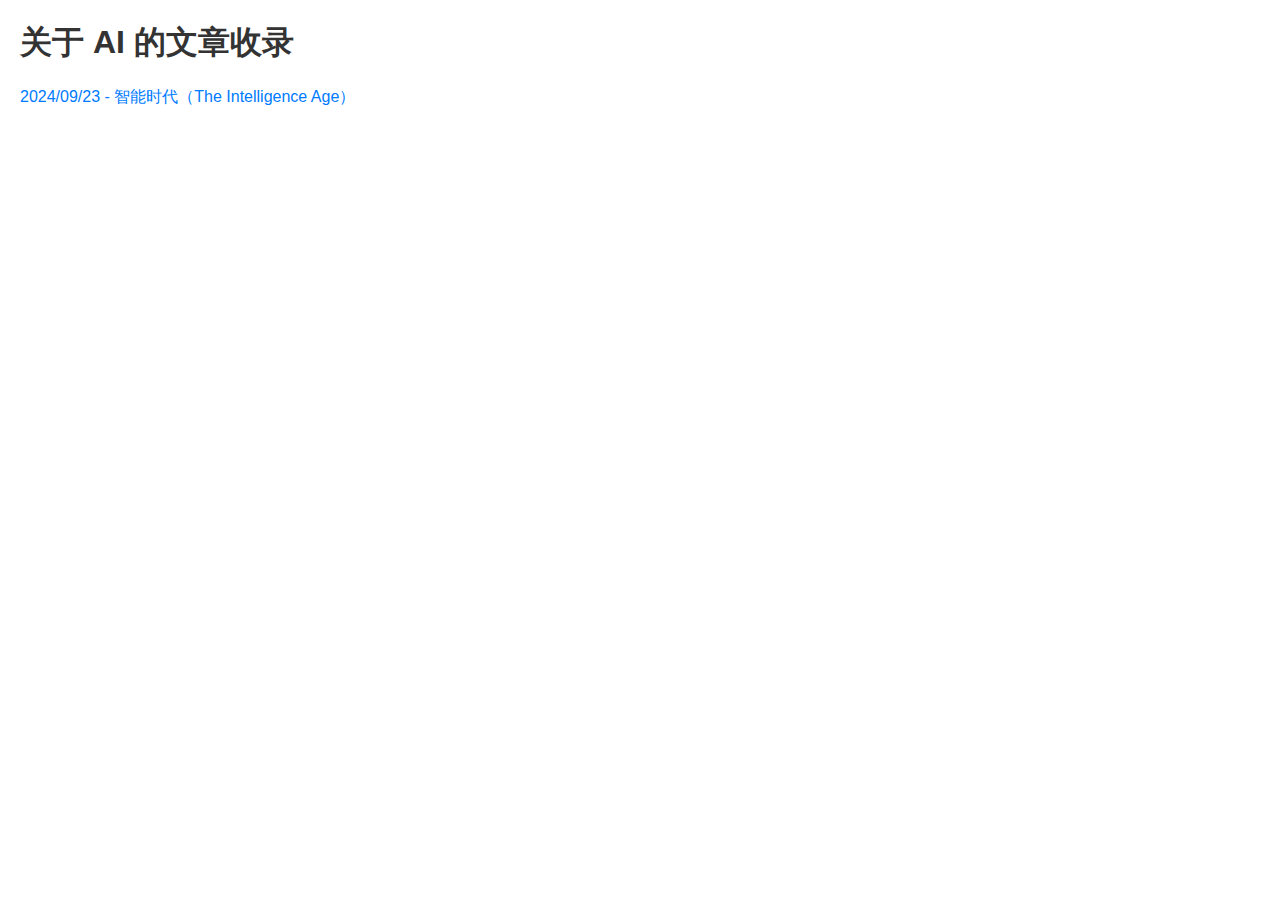
<file: index.html>
<!DOCTYPE html>
<html lang="zh">
  <head>
    <meta charset="UTF-8" />
    <meta name="viewport" content="width=device-width, initial-scale=1.0" />
    <title>关于 AI 的文章收录</title>
    <meta name="description" content="本项目旨在展示对人工智能未来发展的预测和思考，希望通过这个项目，能够为对人工智能感兴趣的读者提供有价值的信息和见解。" />
    <link rel="icon" href="favicon.ico" type="image/x-icon" sizes="16x16" />
    <style>
      body {
        font-family: Arial, sans-serif;
        margin: 20px;
        padding: 0;
      }
      h1 {
        color: #333;
      }
      ul {
        list-style-type: none;
        padding: 0;
      }
      li {
        margin-bottom: 10px;
      }
      a {
        color: #007bff;
        text-decoration: none;
      }
      a:hover {
        color: #0056b3;
        text-decoration: underline;
      }
    </style>
  </head>
  <body>
    <h1>关于 AI 的文章收录</h1>
    <ul>
      <li>
        <a href="./The Intelligence Age/index.html">
          2024/09/23 - 智能时代（The Intelligence Age）
        </a>
      </li>
    </ul>
  </body>
</html>
</file>
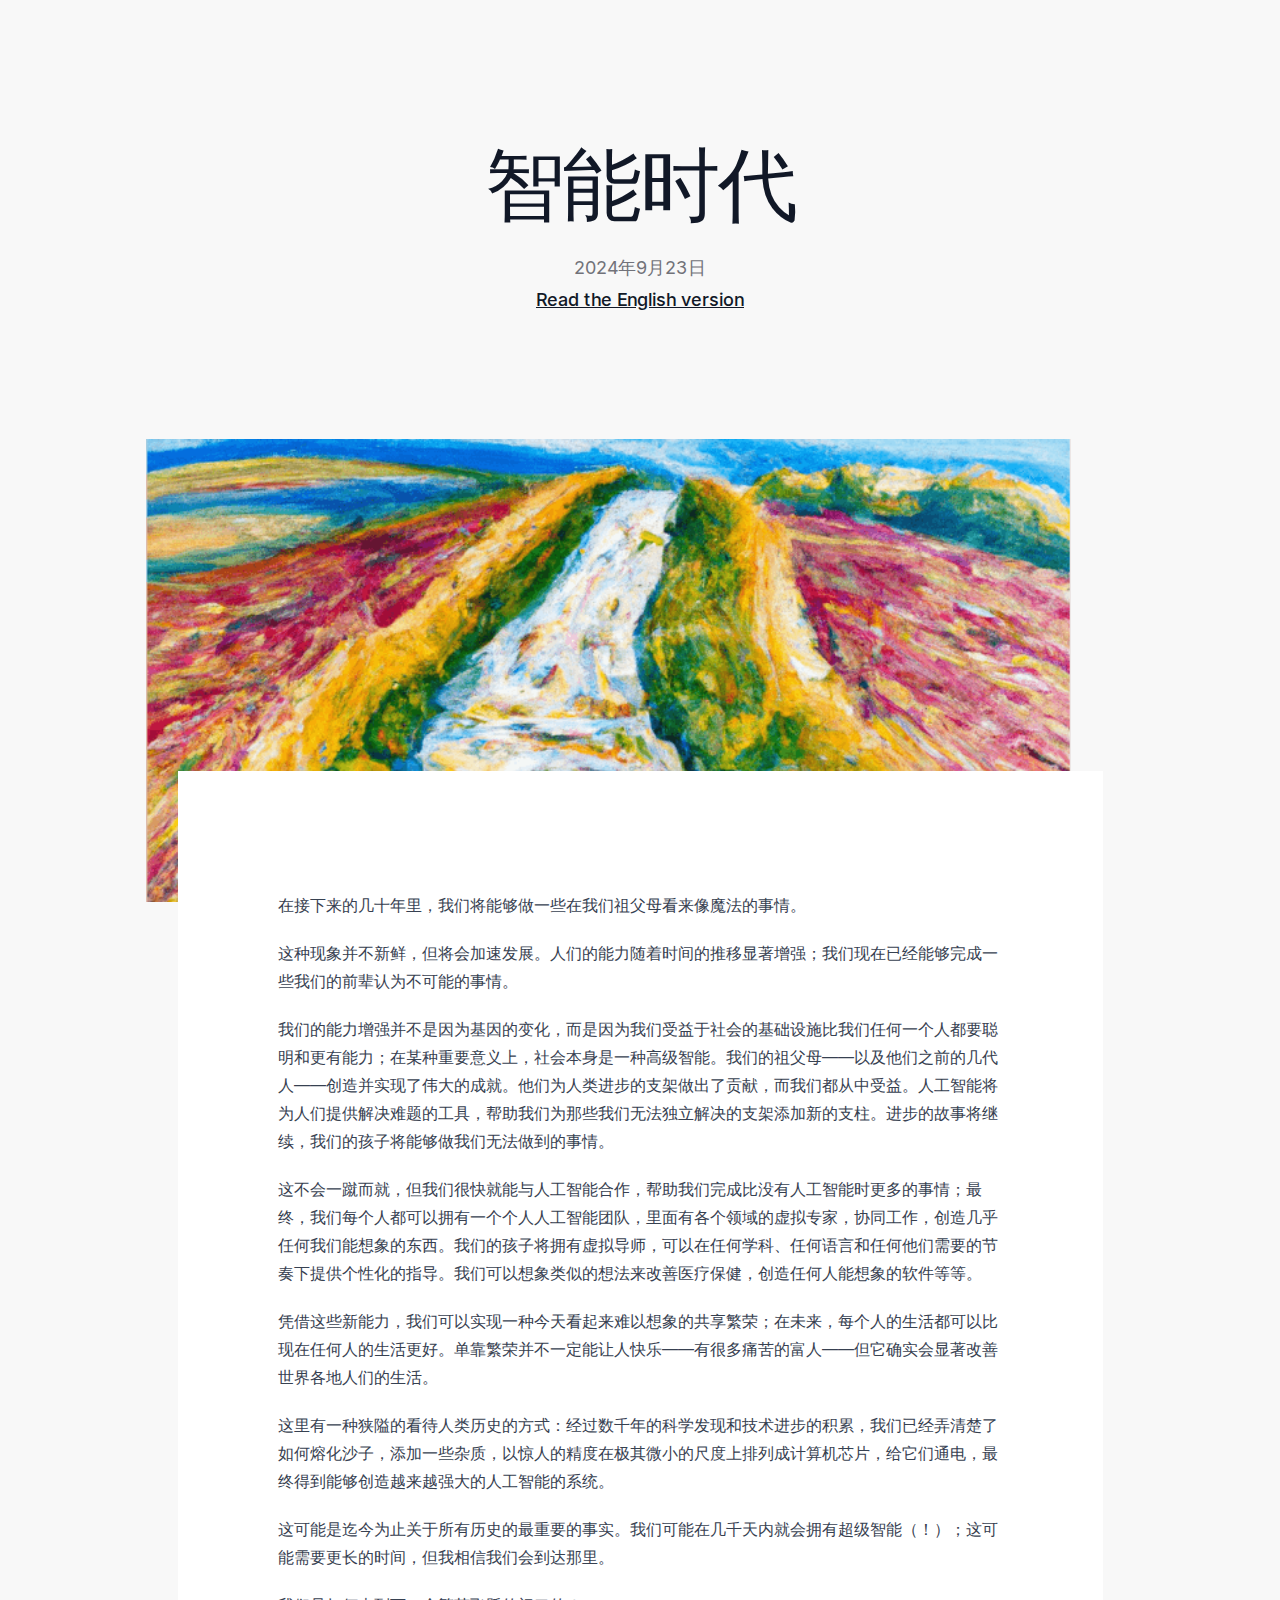
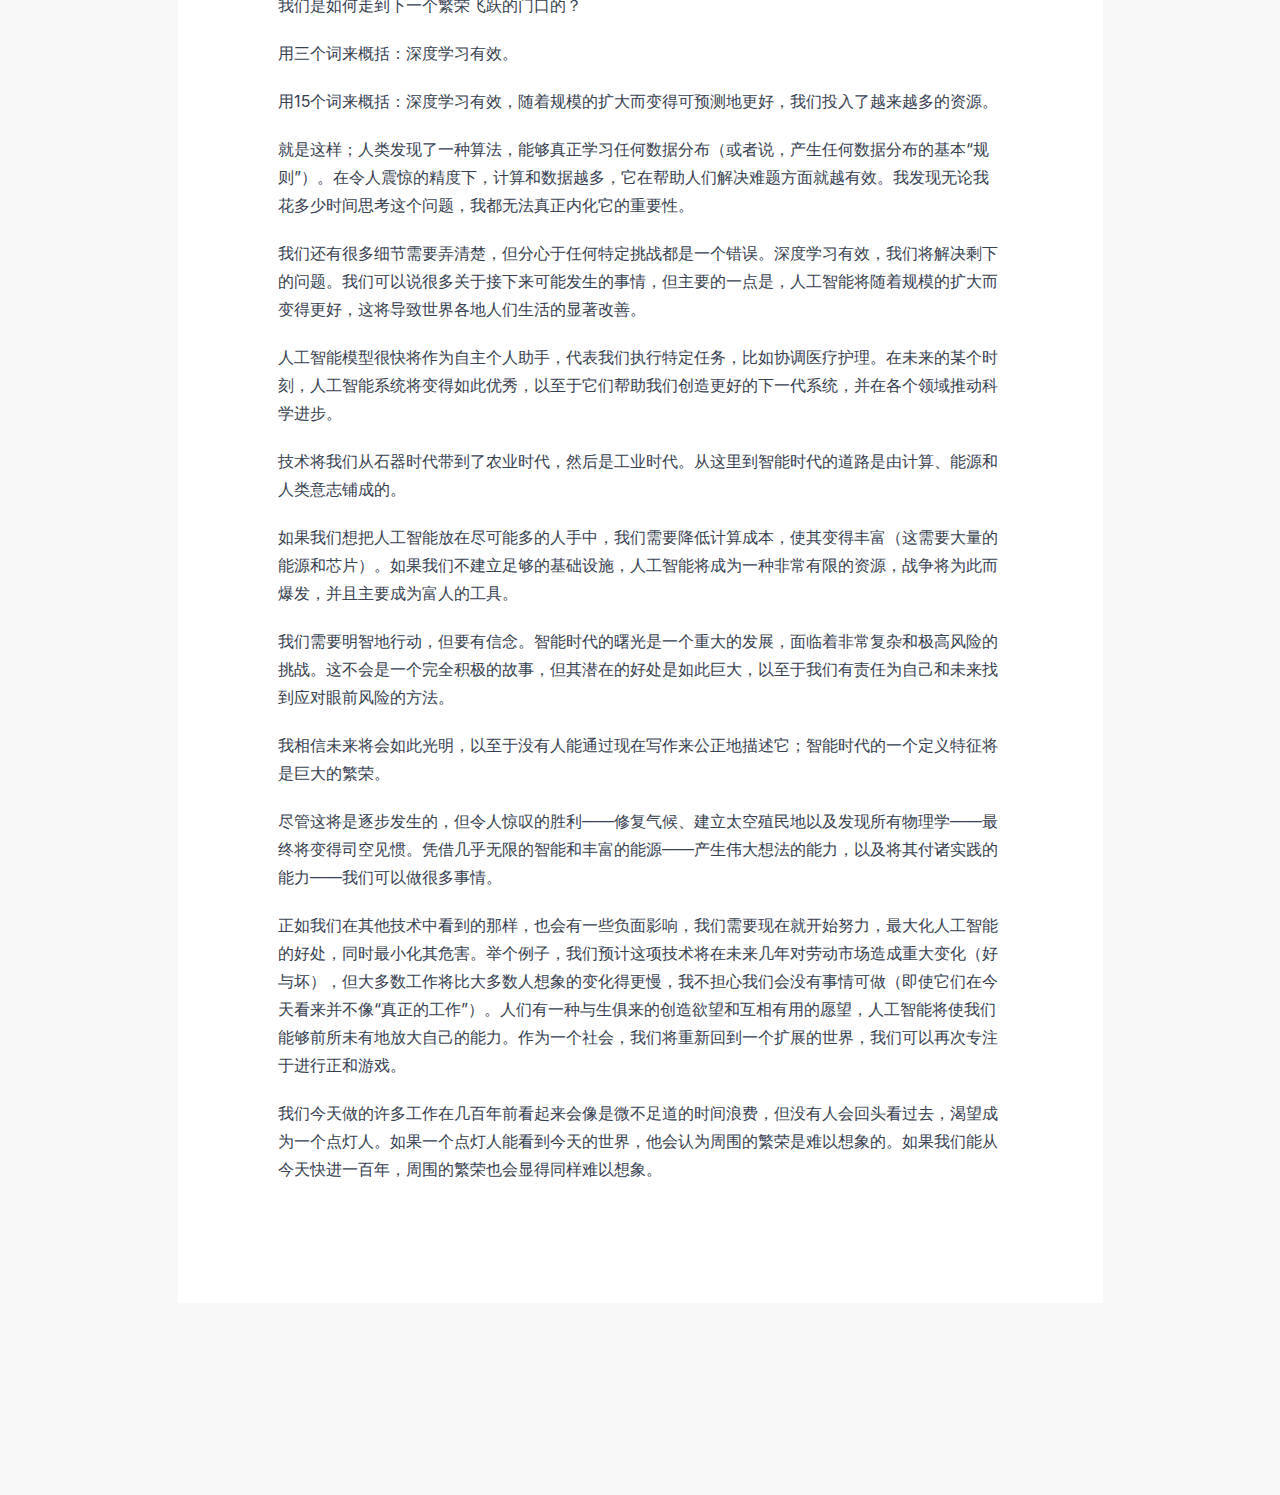
<file: The Intelligence Age/index.html>
<!DOCTYPE html>
<html
  lang="zh"
  class="__variable_6548fc"
  data-scrapbook-source="https://ia.samaltman.com/"
  data-scrapbook-create="20240924013710469"
  data-scrapbook-title="智能时代"
>
  <head>
    <meta charset="UTF-8" />
    <meta name="viewport" content="width=device-width, initial-scale=1" />
    <link rel="stylesheet" href="030f98cc2ad06b2f.css" data-precedence="next" />
    <link rel="stylesheet" href="9983f564548eee85.css" data-precedence="next" />
    <title>智能时代</title>
    <meta
      name="description"
      content="在接下来的几十年里，我们将能够做一些在我们祖父母看来像魔法的事情。"
    />
    <link rel="icon" href="favicon.ico" type="image/x-icon" sizes="16x16" />
    <meta name="next-size-adjust" />
  </head>
  <body class="antialiased bg-[#F8F8F8]">
    <main>
      <article
        class="pt-[4.25rem] pb-28 md:pt-[8.75rem] md:pb-48 px-2 md:px-8 relative"
      >
        <header class="container text-center prose md:px-6">
          <h1 class="mb-5 md:mb-6">智能时代</h1>
          <div class="text-center text-[#717279] text-[14px] md:text-[18px]">
            <time datetime="2024-09-23">2024年9月23日</time>
            <br />
            <a href="en.html" class="text-blue-500 hover:underline">Read the English version</a>
          </div>
        </header>
        <div
          class="grid grid-flow-row gap-y-24 md:gap-y-48 mt-12 md:mt-[7.75rem]"
        >
          <section class="prose container relative mt-8">
            <div class="top-16 md:sticky">
              <div class="aspect-[6/3] relative md:-top-8 md:-left-8">
                <img
                  alt="一幅生动的印象派风景画，描绘了一条蜿蜒的小路延伸到地平线，旁边是五彩缤纷的田野"
                  loading="lazy"
                  decoding="async"
                  data-nimg="fill"
                  class="object-cover block my-0"
                  style="
                    position: absolute;
                    height: 100%;
                    width: 100%;
                    left: 0;
                    top: 0;
                    right: 0;
                    bottom: 0;
                    color: transparent;
                  "
                  sizes="100vw"
                  srcset="
                    cover-5.png  640w,
                    cover.png    750w,
                    cover-2.png  828w,
                    cover-3.png 1080w,
                    cover-1.png 1200w,
                    cover-6.png 1920w,
                    cover-4.png 2048w,
                    part-1.png  3840w
                  "
                  src="part-1.png"
                />
              </div>
            </div>
            <div
              class="relative bg-white py-12 px-6 md:p-[6.25rem] md:-mt-[calc(50%-300px)]"
            >
              <p>
                在接下来的几十年里，我们将能够做一些在我们祖父母看来像魔法的事情。
              </p>
              <p>
                这种现象并不新鲜，但将会加速发展。人们的能力随着时间的推移显著增强；我们现在已经能够完成一些我们的前辈认为不可能的事情。
              </p>
              <p>
                我们的能力增强并不是因为基因的变化，而是因为我们受益于社会的基础设施比我们任何一个人都要聪明和更有能力；在某种重要意义上，社会本身是一种高级智能。我们的祖父母——以及他们之前的几代人——创造并实现了伟大的成就。他们为人类进步的支架做出了贡献，而我们都从中受益。人工智能将为人们提供解决难题的工具，帮助我们为那些我们无法独立解决的支架添加新的支柱。进步的故事将继续，我们的孩子将能够做我们无法做到的事情。
              </p>
              <p>
                这不会一蹴而就，但我们很快就能与人工智能合作，帮助我们完成比没有人工智能时更多的事情；最终，我们每个人都可以拥有一个个人人工智能团队，里面有各个领域的虚拟专家，协同工作，创造几乎任何我们能想象的东西。我们的孩子将拥有虚拟导师，可以在任何学科、任何语言和任何他们需要的节奏下提供个性化的指导。我们可以想象类似的想法来改善医疗保健，创造任何人能想象的软件等等。
              </p>
              <p>
                凭借这些新能力，我们可以实现一种今天看起来难以想象的共享繁荣；在未来，每个人的生活都可以比现在任何人的生活更好。单靠繁荣并不一定能让人快乐——有很多痛苦的富人——但它确实会显著改善世界各地人们的生活。
              </p>
              <p>
                这里有一种狭隘的看待人类历史的方式：经过数千年的科学发现和技术进步的积累，我们已经弄清楚了如何熔化沙子，添加一些杂质，以惊人的精度在极其微小的尺度上排列成计算机芯片，给它们通电，最终得到能够创造越来越强大的人工智能的系统。
              </p>
              <p>
                这可能是迄今为止关于所有历史的最重要的事实。我们可能在几千天内就会拥有超级智能（！）；这可能需要更长的时间，但我相信我们会到达那里。
              </p>
              <p>
                我们是如何走到下一个繁荣飞跃的门口的？
              </p>
              <p>用三个词来概括：深度学习有效。</p>
              <p>
                用15个词来概括：深度学习有效，随着规模的扩大而变得可预测地更好，我们投入了越来越多的资源。
              </p>
              <p>
                就是这样；人类发现了一种算法，能够真正学习任何数据分布（或者说，产生任何数据分布的基本“规则”）。在令人震惊的精度下，计算和数据越多，它在帮助人们解决难题方面就越有效。我发现无论我花多少时间思考这个问题，我都无法真正内化它的重要性。
              </p>
              <p>
                我们还有很多细节需要弄清楚，但分心于任何特定挑战都是一个错误。深度学习有效，我们将解决剩下的问题。我们可以说很多关于接下来可能发生的事情，但主要的一点是，人工智能将随着规模的扩大而变得更好，这将导致世界各地人们生活的显著改善。
              </p>
              <p>
                人工智能模型很快将作为自主个人助手，代表我们执行特定任务，比如协调医疗护理。在未来的某个时刻，人工智能系统将变得如此优秀，以至于它们帮助我们创造更好的下一代系统，并在各个领域推动科学进步。
              </p>
              <p>
                技术将我们从石器时代带到了农业时代，然后是工业时代。从这里到智能时代的道路是由计算、能源和人类意志铺成的。
              </p>
              <p>
                如果我们想把人工智能放在尽可能多的人手中，我们需要降低计算成本，使其变得丰富（这需要大量的能源和芯片）。如果我们不建立足够的基础设施，人工智能将成为一种非常有限的资源，战争将为此而爆发，并且主要成为富人的工具。
              </p>
              <p>
                我们需要明智地行动，但要有信念。智能时代的曙光是一个重大的发展，面临着非常复杂和极高风险的挑战。这不会是一个完全积极的故事，但其潜在的好处是如此巨大，以至于我们有责任为自己和未来找到应对眼前风险的方法。
              </p>
              <p>
                我相信未来将会如此光明，以至于没有人能通过现在写作来公正地描述它；智能时代的一个定义特征将是巨大的繁荣。
              </p>
              <p>
                尽管这将是逐步发生的，但令人惊叹的胜利——修复气候、建立太空殖民地以及发现所有物理学——最终将变得司空见惯。凭借几乎无限的智能和丰富的能源——产生伟大想法的能力，以及将其付诸实践的能力——我们可以做很多事情。
              </p>
              <p>
                正如我们在其他技术中看到的那样，也会有一些负面影响，我们需要现在就开始努力，最大化人工智能的好处，同时最小化其危害。举个例子，我们预计这项技术将在未来几年对劳动市场造成重大变化（好与坏），但大多数工作将比大多数人想象的变化得更慢，我不担心我们会没有事情可做（即使它们在今天看来并不像“真正的工作”）。人们有一种与生俱来的创造欲望和互相有用的愿望，人工智能将使我们能够前所未有地放大自己的能力。作为一个社会，我们将重新回到一个扩展的世界，我们可以再次专注于进行正和游戏。
              </p>
              <p>
                我们今天做的许多工作在几百年前看起来会像是微不足道的时间浪费，但没有人会回头看过去，渴望成为一个点灯人。如果一个点灯人能看到今天的世界，他会认为周围的繁荣是难以想象的。如果我们能从今天快进一百年，周围的繁荣也会显得同样难以想象。
              </p>
            </div>
          </section>
        </div>
      </article>
    </main>
  </body>
</html>
</file>
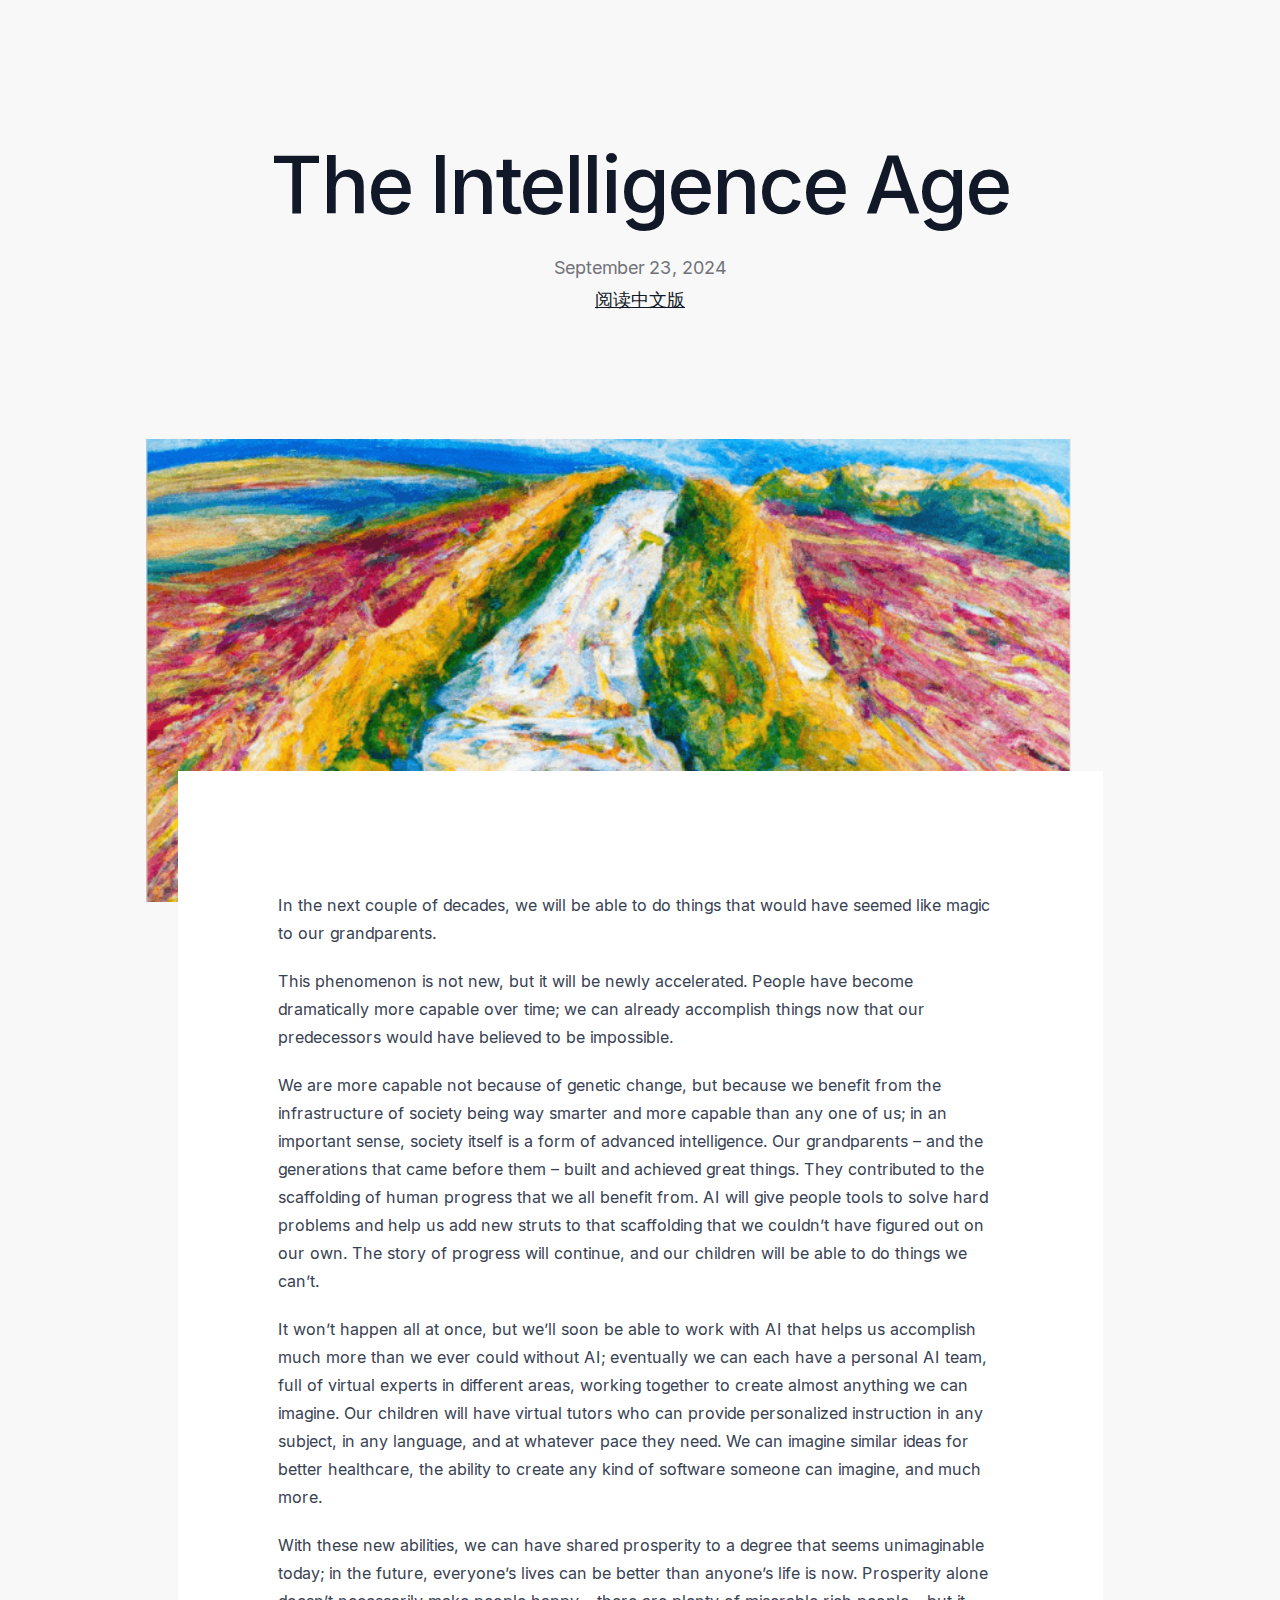
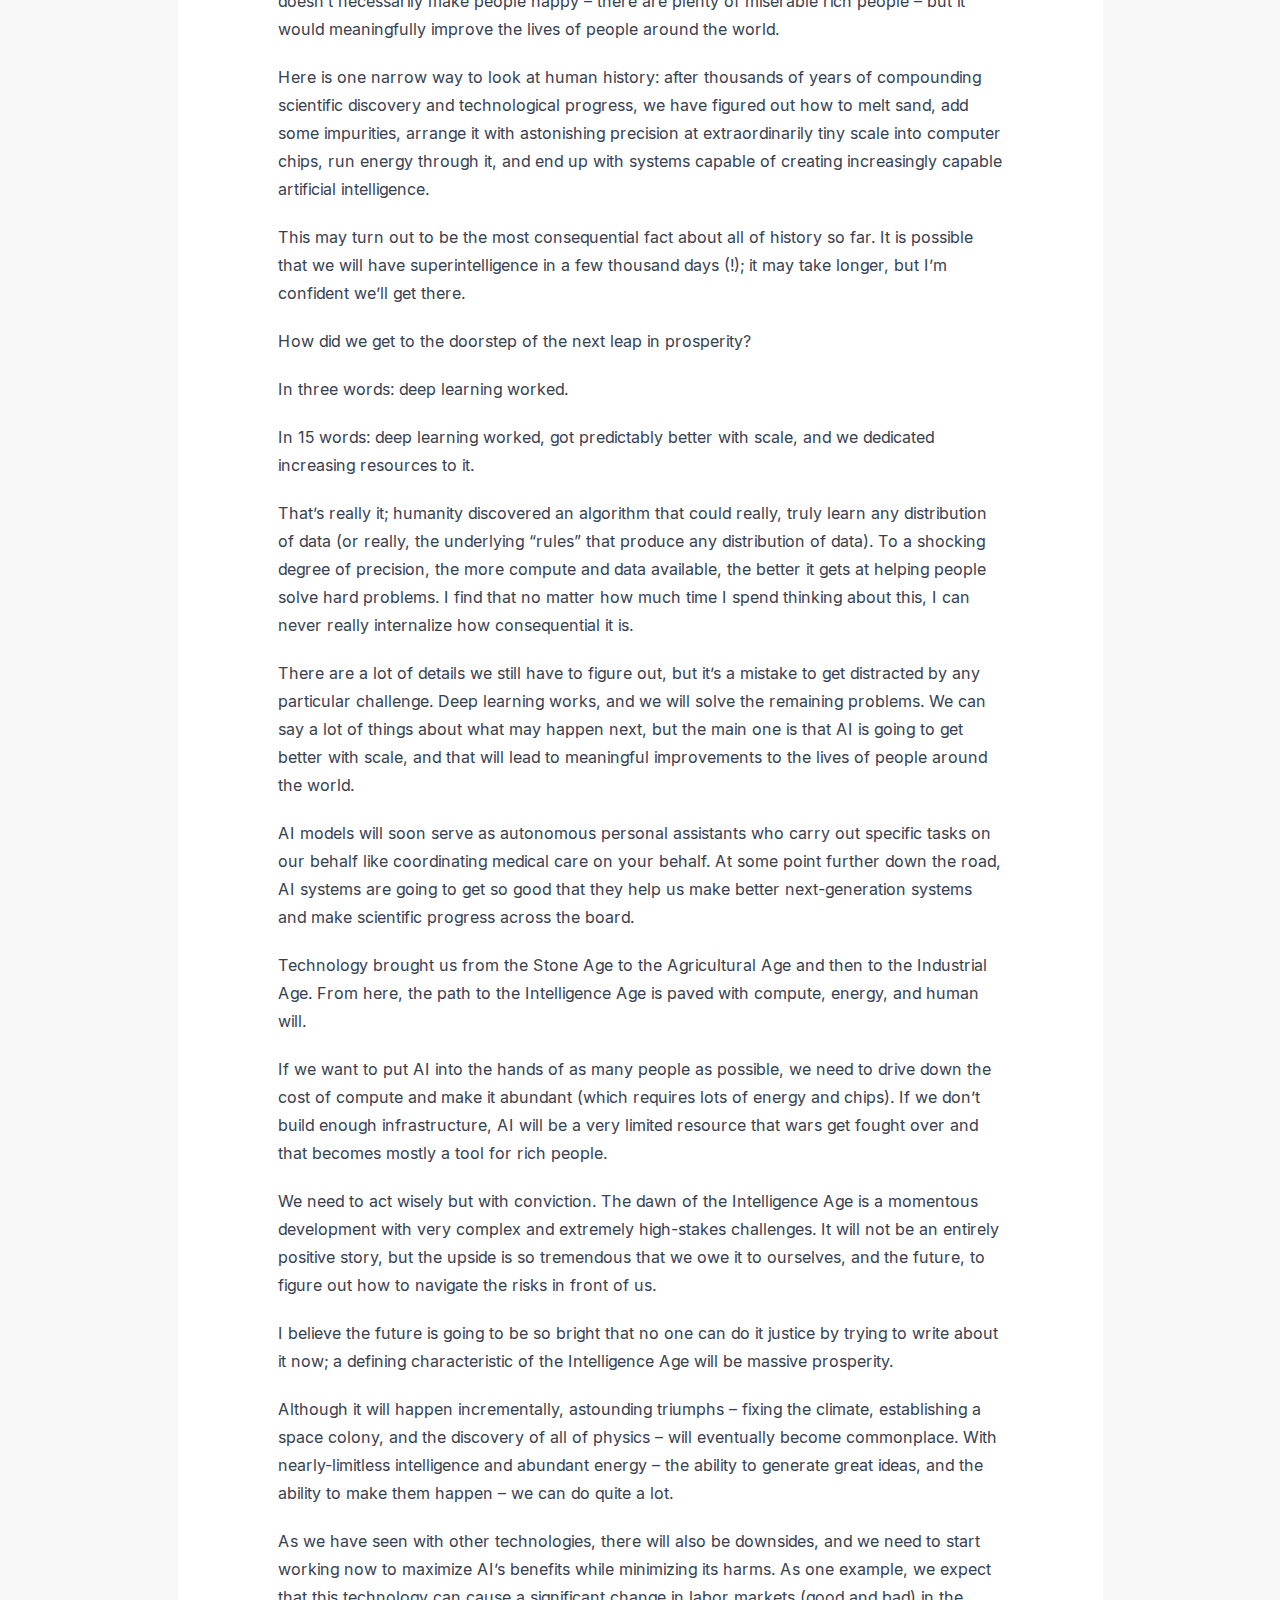
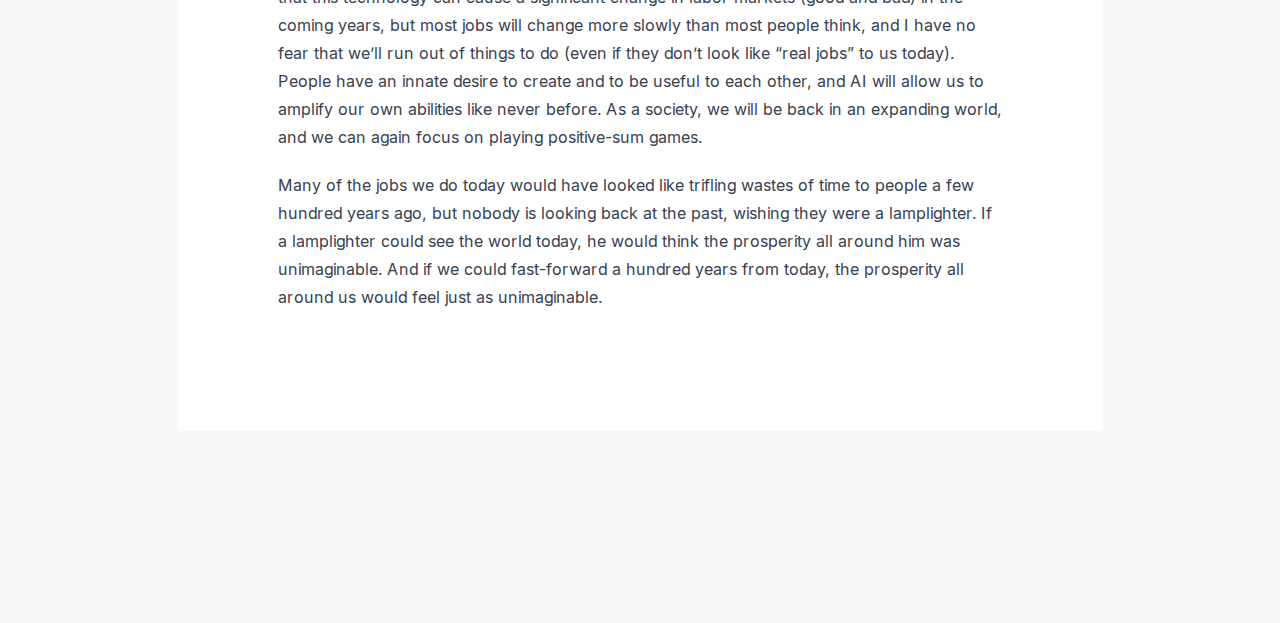
<file: The Intelligence Age/en.html>
<!DOCTYPE html>
<html
  lang="en"
  class="__variable_6548fc"
  data-scrapbook-source="https://ia.samaltman.com/"
  data-scrapbook-create="20240924013710469"
  data-scrapbook-title="The Intelligence Age"
>
  <head>
    <meta charset="UTF-8" />
    <meta name="viewport" content="width=device-width, initial-scale=1" />
    <link rel="stylesheet" href="030f98cc2ad06b2f.css" data-precedence="next" />
    <link rel="stylesheet" href="9983f564548eee85.css" data-precedence="next" />
    <title>The Intelligence Age</title>
    <meta
      name="description"
      content="In the next couple of decades, we will be able to do things that would have seemed like magic to our grandparents."
    />
    <link rel="icon" href="favicon.ico" type="image/x-icon" sizes="16x16" />
    <meta name="next-size-adjust" />
  </head>
  <body class="antialiased bg-[#F8F8F8]">
    <main>
      <article
        class="pt-[4.25rem] pb-28 md:pt-[8.75rem] md:pb-48 px-2 md:px-8 relative"
      >
        <header class="container text-center prose md:px-6">
          <h1 class="mb-5 md:mb-6">The Intelligence Age</h1>
          <div class="text-center text-[#717279] text-[14px] md:text-[18px]">
            <time datetime="2024-09-23">September 23, 2024</time>
            <br />
            <a href="index.html" class="text-blue-500 hover:underline">阅读中文版</a>
          </div>
        </header>
        <div
          class="grid grid-flow-row gap-y-24 md:gap-y-48 mt-12 md:mt-[7.75rem]"
        >
          <section class="prose container relative mt-8">
            <div class="top-16 md:sticky">
              <div class="aspect-[6/3] relative md:-top-8 md:-left-8">
                <img
                  alt="A vibrant, impressionistic landscape of a winding path that stretches towards the horizon, lined with colorful fields"
                  loading="lazy"
                  decoding="async"
                  data-nimg="fill"
                  class="object-cover block my-0"
                  style="
                    position: absolute;
                    height: 100%;
                    width: 100%;
                    left: 0;
                    top: 0;
                    right: 0;
                    bottom: 0;
                    color: transparent;
                  "
                  sizes="100vw"
                  srcset="
                    cover-5.png  640w,
                    cover.png    750w,
                    cover-2.png  828w,
                    cover-3.png 1080w,
                    cover-1.png 1200w,
                    cover-6.png 1920w,
                    cover-4.png 2048w,
                    part-1.png  3840w
                  "
                  src="part-1.png"
                />
              </div>
            </div>
            <div
              class="relative bg-white py-12 px-6 md:p-[6.25rem] md:-mt-[calc(50%-300px)]"
            >
              <p>
                In the next couple of decades, we will be able to do things that
                would have seemed like magic to our grandparents.
              </p>
              <p>
                This phenomenon is not new, but it will be newly accelerated.
                People have become dramatically more capable over time; we can
                already accomplish things now that our predecessors would have
                believed to be impossible.
              </p>
              <p>
                We are more capable not because of genetic change, but because
                we benefit from the infrastructure of society being way smarter
                and more capable than any one of us; in an important sense,
                society itself is a form of advanced intelligence. Our
                grandparents – and the generations that came before them – built
                and achieved great things. They contributed to the scaffolding
                of human progress that we all benefit from. AI will give people
                tools to solve hard problems and help us add new struts to that
                scaffolding that we couldn’t have figured out on our own. The
                story of progress will continue, and our children will be able
                to do things we can’t.
              </p>
              <p>
                It won’t happen all at once, but we’ll soon be able to work with
                AI that helps us accomplish much more than we ever could without
                AI; eventually we can each have a personal AI team, full of
                virtual experts in different areas, working together to create
                almost anything we can imagine. Our children will have virtual
                tutors who can provide personalized instruction in any subject,
                in any language, and at whatever pace they need. We can imagine
                similar ideas for better healthcare, the ability to create any
                kind of software someone can imagine, and much more.
              </p>
              <p>
                With these new abilities, we can have shared prosperity to a
                degree that seems unimaginable today; in the future, everyone’s
                lives can be better than anyone’s life is now. Prosperity alone
                doesn’t necessarily make people happy – there are plenty of
                miserable rich people – but it would meaningfully improve the
                lives of people around the world.
              </p>
              <p>
                Here is one narrow way to look at human history: after thousands
                of years of compounding scientific discovery and technological
                progress, we have figured out how to melt sand, add some
                impurities, arrange it with astonishing precision at
                extraordinarily tiny scale into computer chips, run energy
                through it, and end up with systems capable of creating
                increasingly capable artificial intelligence.
              </p>
              <p>
                This may turn out to be the most consequential fact about all of
                history so far. It is possible that we will have
                superintelligence in a few thousand days (!); it may take
                longer, but I’m confident we’ll get there.
              </p>
              <p>
                How did we get to the doorstep of the next leap in prosperity?
              </p>
              <p>In three words: deep learning worked.</p>
              <p>
                In 15 words: deep learning worked, got predictably better with
                scale, and we dedicated increasing resources to it.
              </p>
              <p>
                That’s really it; humanity discovered an algorithm that could
                really, truly learn any distribution of data (or really, the
                underlying “rules” that produce any distribution of data). To a
                shocking degree of precision, the more compute and data
                available, the better it gets at helping people solve hard
                problems. I find that no matter how much time I spend thinking
                about this, I can never really internalize how consequential it
                is.
              </p>
              <p>
                There are a lot of details we still have to figure out, but it’s
                a mistake to get distracted by any particular challenge. Deep
                learning works, and we will solve the remaining problems. We can
                say a lot of things about what may happen next, but the main one
                is that AI is going to get better with scale, and that will lead
                to meaningful improvements to the lives of people around the
                world.
              </p>
              <p>
                AI models will soon serve as autonomous personal assistants who
                carry out specific tasks on our behalf like coordinating medical
                care on your behalf. At some point further down the road, AI
                systems are going to get so good that they help us make better
                next-generation systems and make scientific progress across the
                board.
              </p>
              <p>
                Technology brought us from the Stone Age to the Agricultural Age
                and then to the Industrial Age. From here, the path to the
                Intelligence Age is paved with compute, energy, and human will.
              </p>
              <p>
                If we want to put AI into the hands of as many people as
                possible, we need to drive down the cost of compute and make it
                abundant (which requires lots of energy and chips). If we don’t
                build enough infrastructure, AI will be a very limited resource
                that wars get fought over and that becomes mostly a tool for
                rich people.
              </p>
              <p>
                We need to act wisely but with conviction. The dawn of the
                Intelligence Age is a momentous development with very complex
                and extremely high-stakes challenges. It will not be an entirely
                positive story, but the upside is so tremendous that we owe it
                to ourselves, and the future, to figure out how to navigate the
                risks in front of us.
              </p>
              <p>
                I believe the future is going to be so bright that no one can do
                it justice by trying to write about it now; a defining
                characteristic of the Intelligence Age will be massive
                prosperity.
              </p>
              <p>
                Although it will happen incrementally, astounding triumphs –
                fixing the climate, establishing a space colony, and the
                discovery of all of physics – will eventually become
                commonplace. With nearly-limitless intelligence and abundant
                energy – the ability to generate great ideas, and the ability to
                make them happen – we can do quite a lot.
              </p>
              <p>
                As we have seen with other technologies, there will also be
                downsides, and we need to start working now to maximize AI’s
                benefits while minimizing its harms. As one example, we expect
                that this technology can cause a significant change in labor
                markets (good and bad) in the coming years, but most jobs will
                change more slowly than most people think, and I have no fear
                that we’ll run out of things to do (even if they don’t look like
                “real jobs” to us today). People have an innate desire to create
                and to be useful to each other, and AI will allow us to amplify
                our own abilities like never before. As a society, we will be
                back in an expanding world, and we can again focus on playing
                positive-sum games.
              </p>
              <p>
                Many of the jobs we do today would have looked like trifling
                wastes of time to people a few hundred years ago, but nobody is
                looking back at the past, wishing they were a lamplighter. If a
                lamplighter could see the world today, he would think the
                prosperity all around him was unimaginable. And if we could
                fast-forward a hundred years from today, the prosperity all
                around us would feel just as unimaginable.
              </p>
            </div>
          </section>
        </div>
      </article>
    </main>
  </body>
</html>
</file>
<file: The Intelligence Age/030f98cc2ad06b2f.css>
@font-face{font-family:__Inter_6548fc;font-style:italic;font-weight:100;font-display:swap;src:url("027886536771db80-s.woff2") format("woff2");unicode-range:u+0460-052f,u+1c80-1c88,u+20b4,u+2de0-2dff,u+a640-a69f,u+fe2e-fe2f}@font-face{font-family:__Inter_6548fc;font-style:italic;font-weight:100;font-display:swap;src:url("094e47203f8b5ede-s.woff2") format("woff2");unicode-range:u+0301,u+0400-045f,u+0490-0491,u+04b0-04b1,u+2116}@font-face{font-family:__Inter_6548fc;font-style:italic;font-weight:100;font-display:swap;src:url("f488fd38492124c8-s.woff2") format("woff2");unicode-range:u+1f??}@font-face{font-family:__Inter_6548fc;font-style:italic;font-weight:100;font-display:swap;src:url("0463d420c2acccca-s.woff2") format("woff2");unicode-range:u+0370-0377,u+037a-037f,u+0384-038a,u+038c,u+038e-03a1,u+03a3-03ff}@font-face{font-family:__Inter_6548fc;font-style:italic;font-weight:100;font-display:swap;src:url("9cff5d163b440164-s.woff2") format("woff2");unicode-range:u+0102-0103,u+0110-0111,u+0128-0129,u+0168-0169,u+01a0-01a1,u+01af-01b0,u+0300-0301,u+0303-0304,u+0308-0309,u+0323,u+0329,u+1ea0-1ef9,u+20ab}@font-face{font-family:__Inter_6548fc;font-style:italic;font-weight:100;font-display:swap;src:url("df62e5cbbb783fc3-s.woff2") format("woff2");unicode-range:u+0100-02af,u+0304,u+0308,u+0329,u+1e00-1e9f,u+1ef2-1eff,u+2020,u+20a0-20ab,u+20ad-20c0,u+2113,u+2c60-2c7f,u+a720-a7ff}@font-face{font-family:__Inter_6548fc;font-style:italic;font-weight:100;font-display:swap;src:url("d873d0d7738ce615-s.p.woff2") format("woff2");unicode-range:u+00??,u+0131,u+0152-0153,u+02bb-02bc,u+02c6,u+02da,u+02dc,u+0304,u+0308,u+0329,u+2000-206f,u+2074,u+20ac,u+2122,u+2191,u+2193,u+2212,u+2215,u+feff,u+fffd}@font-face{font-family:__Inter_6548fc;font-style:italic;font-weight:200;font-display:swap;src:url("027886536771db80-s.woff2") format("woff2");unicode-range:u+0460-052f,u+1c80-1c88,u+20b4,u+2de0-2dff,u+a640-a69f,u+fe2e-fe2f}@font-face{font-family:__Inter_6548fc;font-style:italic;font-weight:200;font-display:swap;src:url("094e47203f8b5ede-s.woff2") format("woff2");unicode-range:u+0301,u+0400-045f,u+0490-0491,u+04b0-04b1,u+2116}@font-face{font-family:__Inter_6548fc;font-style:italic;font-weight:200;font-display:swap;src:url("f488fd38492124c8-s.woff2") format("woff2");unicode-range:u+1f??}@font-face{font-family:__Inter_6548fc;font-style:italic;font-weight:200;font-display:swap;src:url("0463d420c2acccca-s.woff2") format("woff2");unicode-range:u+0370-0377,u+037a-037f,u+0384-038a,u+038c,u+038e-03a1,u+03a3-03ff}@font-face{font-family:__Inter_6548fc;font-style:italic;font-weight:200;font-display:swap;src:url("9cff5d163b440164-s.woff2") format("woff2");unicode-range:u+0102-0103,u+0110-0111,u+0128-0129,u+0168-0169,u+01a0-01a1,u+01af-01b0,u+0300-0301,u+0303-0304,u+0308-0309,u+0323,u+0329,u+1ea0-1ef9,u+20ab}@font-face{font-family:__Inter_6548fc;font-style:italic;font-weight:200;font-display:swap;src:url("df62e5cbbb783fc3-s.woff2") format("woff2");unicode-range:u+0100-02af,u+0304,u+0308,u+0329,u+1e00-1e9f,u+1ef2-1eff,u+2020,u+20a0-20ab,u+20ad-20c0,u+2113,u+2c60-2c7f,u+a720-a7ff}@font-face{font-family:__Inter_6548fc;font-style:italic;font-weight:200;font-display:swap;src:url("d873d0d7738ce615-s.p.woff2") format("woff2");unicode-range:u+00??,u+0131,u+0152-0153,u+02bb-02bc,u+02c6,u+02da,u+02dc,u+0304,u+0308,u+0329,u+2000-206f,u+2074,u+20ac,u+2122,u+2191,u+2193,u+2212,u+2215,u+feff,u+fffd}@font-face{font-family:__Inter_6548fc;font-style:italic;font-weight:300;font-display:swap;src:url("027886536771db80-s.woff2") format("woff2");unicode-range:u+0460-052f,u+1c80-1c88,u+20b4,u+2de0-2dff,u+a640-a69f,u+fe2e-fe2f}@font-face{font-family:__Inter_6548fc;font-style:italic;font-weight:300;font-display:swap;src:url("094e47203f8b5ede-s.woff2") format("woff2");unicode-range:u+0301,u+0400-045f,u+0490-0491,u+04b0-04b1,u+2116}@font-face{font-family:__Inter_6548fc;font-style:italic;font-weight:300;font-display:swap;src:url("f488fd38492124c8-s.woff2") format("woff2");unicode-range:u+1f??}@font-face{font-family:__Inter_6548fc;font-style:italic;font-weight:300;font-display:swap;src:url("0463d420c2acccca-s.woff2") format("woff2");unicode-range:u+0370-0377,u+037a-037f,u+0384-038a,u+038c,u+038e-03a1,u+03a3-03ff}@font-face{font-family:__Inter_6548fc;font-style:italic;font-weight:300;font-display:swap;src:url("9cff5d163b440164-s.woff2") format("woff2");unicode-range:u+0102-0103,u+0110-0111,u+0128-0129,u+0168-0169,u+01a0-01a1,u+01af-01b0,u+0300-0301,u+0303-0304,u+0308-0309,u+0323,u+0329,u+1ea0-1ef9,u+20ab}@font-face{font-family:__Inter_6548fc;font-style:italic;font-weight:300;font-display:swap;src:url("df62e5cbbb783fc3-s.woff2") format("woff2");unicode-range:u+0100-02af,u+0304,u+0308,u+0329,u+1e00-1e9f,u+1ef2-1eff,u+2020,u+20a0-20ab,u+20ad-20c0,u+2113,u+2c60-2c7f,u+a720-a7ff}@font-face{font-family:__Inter_6548fc;font-style:italic;font-weight:300;font-display:swap;src:url("d873d0d7738ce615-s.p.woff2") format("woff2");unicode-range:u+00??,u+0131,u+0152-0153,u+02bb-02bc,u+02c6,u+02da,u+02dc,u+0304,u+0308,u+0329,u+2000-206f,u+2074,u+20ac,u+2122,u+2191,u+2193,u+2212,u+2215,u+feff,u+fffd}@font-face{font-family:__Inter_6548fc;font-style:italic;font-weight:400;font-display:swap;src:url("027886536771db80-s.woff2") format("woff2");unicode-range:u+0460-052f,u+1c80-1c88,u+20b4,u+2de0-2dff,u+a640-a69f,u+fe2e-fe2f}@font-face{font-family:__Inter_6548fc;font-style:italic;font-weight:400;font-display:swap;src:url("094e47203f8b5ede-s.woff2") format("woff2");unicode-range:u+0301,u+0400-045f,u+0490-0491,u+04b0-04b1,u+2116}@font-face{font-family:__Inter_6548fc;font-style:italic;font-weight:400;font-display:swap;src:url("f488fd38492124c8-s.woff2") format("woff2");unicode-range:u+1f??}@font-face{font-family:__Inter_6548fc;font-style:italic;font-weight:400;font-display:swap;src:url("0463d420c2acccca-s.woff2") format("woff2");unicode-range:u+0370-0377,u+037a-037f,u+0384-038a,u+038c,u+038e-03a1,u+03a3-03ff}@font-face{font-family:__Inter_6548fc;font-style:italic;font-weight:400;font-display:swap;src:url("9cff5d163b440164-s.woff2") format("woff2");unicode-range:u+0102-0103,u+0110-0111,u+0128-0129,u+0168-0169,u+01a0-01a1,u+01af-01b0,u+0300-0301,u+0303-0304,u+0308-0309,u+0323,u+0329,u+1ea0-1ef9,u+20ab}@font-face{font-family:__Inter_6548fc;font-style:italic;font-weight:400;font-display:swap;src:url("df62e5cbbb783fc3-s.woff2") format("woff2");unicode-range:u+0100-02af,u+0304,u+0308,u+0329,u+1e00-1e9f,u+1ef2-1eff,u+2020,u+20a0-20ab,u+20ad-20c0,u+2113,u+2c60-2c7f,u+a720-a7ff}@font-face{font-family:__Inter_6548fc;font-style:italic;font-weight:400;font-display:swap;src:url("d873d0d7738ce615-s.p.woff2") format("woff2");unicode-range:u+00??,u+0131,u+0152-0153,u+02bb-02bc,u+02c6,u+02da,u+02dc,u+0304,u+0308,u+0329,u+2000-206f,u+2074,u+20ac,u+2122,u+2191,u+2193,u+2212,u+2215,u+feff,u+fffd}@font-face{font-family:__Inter_6548fc;font-style:italic;font-weight:500;font-display:swap;src:url("027886536771db80-s.woff2") format("woff2");unicode-range:u+0460-052f,u+1c80-1c88,u+20b4,u+2de0-2dff,u+a640-a69f,u+fe2e-fe2f}@font-face{font-family:__Inter_6548fc;font-style:italic;font-weight:500;font-display:swap;src:url("094e47203f8b5ede-s.woff2") format("woff2");unicode-range:u+0301,u+0400-045f,u+0490-0491,u+04b0-04b1,u+2116}@font-face{font-family:__Inter_6548fc;font-style:italic;font-weight:500;font-display:swap;src:url("f488fd38492124c8-s.woff2") format("woff2");unicode-range:u+1f??}@font-face{font-family:__Inter_6548fc;font-style:italic;font-weight:500;font-display:swap;src:url("0463d420c2acccca-s.woff2") format("woff2");unicode-range:u+0370-0377,u+037a-037f,u+0384-038a,u+038c,u+038e-03a1,u+03a3-03ff}@font-face{font-family:__Inter_6548fc;font-style:italic;font-weight:500;font-display:swap;src:url("9cff5d163b440164-s.woff2") format("woff2");unicode-range:u+0102-0103,u+0110-0111,u+0128-0129,u+0168-0169,u+01a0-01a1,u+01af-01b0,u+0300-0301,u+0303-0304,u+0308-0309,u+0323,u+0329,u+1ea0-1ef9,u+20ab}@font-face{font-family:__Inter_6548fc;font-style:italic;font-weight:500;font-display:swap;src:url("df62e5cbbb783fc3-s.woff2") format("woff2");unicode-range:u+0100-02af,u+0304,u+0308,u+0329,u+1e00-1e9f,u+1ef2-1eff,u+2020,u+20a0-20ab,u+20ad-20c0,u+2113,u+2c60-2c7f,u+a720-a7ff}@font-face{font-family:__Inter_6548fc;font-style:italic;font-weight:500;font-display:swap;src:url("d873d0d7738ce615-s.p.woff2") format("woff2");unicode-range:u+00??,u+0131,u+0152-0153,u+02bb-02bc,u+02c6,u+02da,u+02dc,u+0304,u+0308,u+0329,u+2000-206f,u+2074,u+20ac,u+2122,u+2191,u+2193,u+2212,u+2215,u+feff,u+fffd}@font-face{font-family:__Inter_6548fc;font-style:italic;font-weight:600;font-display:swap;src:url("027886536771db80-s.woff2") format("woff2");unicode-range:u+0460-052f,u+1c80-1c88,u+20b4,u+2de0-2dff,u+a640-a69f,u+fe2e-fe2f}@font-face{font-family:__Inter_6548fc;font-style:italic;font-weight:600;font-display:swap;src:url("094e47203f8b5ede-s.woff2") format("woff2");unicode-range:u+0301,u+0400-045f,u+0490-0491,u+04b0-04b1,u+2116}@font-face{font-family:__Inter_6548fc;font-style:italic;font-weight:600;font-display:swap;src:url("f488fd38492124c8-s.woff2") format("woff2");unicode-range:u+1f??}@font-face{font-family:__Inter_6548fc;font-style:italic;font-weight:600;font-display:swap;src:url("0463d420c2acccca-s.woff2") format("woff2");unicode-range:u+0370-0377,u+037a-037f,u+0384-038a,u+038c,u+038e-03a1,u+03a3-03ff}@font-face{font-family:__Inter_6548fc;font-style:italic;font-weight:600;font-display:swap;src:url("9cff5d163b440164-s.woff2") format("woff2");unicode-range:u+0102-0103,u+0110-0111,u+0128-0129,u+0168-0169,u+01a0-01a1,u+01af-01b0,u+0300-0301,u+0303-0304,u+0308-0309,u+0323,u+0329,u+1ea0-1ef9,u+20ab}@font-face{font-family:__Inter_6548fc;font-style:italic;font-weight:600;font-display:swap;src:url("df62e5cbbb783fc3-s.woff2") format("woff2");unicode-range:u+0100-02af,u+0304,u+0308,u+0329,u+1e00-1e9f,u+1ef2-1eff,u+2020,u+20a0-20ab,u+20ad-20c0,u+2113,u+2c60-2c7f,u+a720-a7ff}@font-face{font-family:__Inter_6548fc;font-style:italic;font-weight:600;font-display:swap;src:url("d873d0d7738ce615-s.p.woff2") format("woff2");unicode-range:u+00??,u+0131,u+0152-0153,u+02bb-02bc,u+02c6,u+02da,u+02dc,u+0304,u+0308,u+0329,u+2000-206f,u+2074,u+20ac,u+2122,u+2191,u+2193,u+2212,u+2215,u+feff,u+fffd}@font-face{font-family:__Inter_6548fc;font-style:italic;font-weight:700;font-display:swap;src:url("027886536771db80-s.woff2") format("woff2");unicode-range:u+0460-052f,u+1c80-1c88,u+20b4,u+2de0-2dff,u+a640-a69f,u+fe2e-fe2f}@font-face{font-family:__Inter_6548fc;font-style:italic;font-weight:700;font-display:swap;src:url("094e47203f8b5ede-s.woff2") format("woff2");unicode-range:u+0301,u+0400-045f,u+0490-0491,u+04b0-04b1,u+2116}@font-face{font-family:__Inter_6548fc;font-style:italic;font-weight:700;font-display:swap;src:url("f488fd38492124c8-s.woff2") format("woff2");unicode-range:u+1f??}@font-face{font-family:__Inter_6548fc;font-style:italic;font-weight:700;font-display:swap;src:url("0463d420c2acccca-s.woff2") format("woff2");unicode-range:u+0370-0377,u+037a-037f,u+0384-038a,u+038c,u+038e-03a1,u+03a3-03ff}@font-face{font-family:__Inter_6548fc;font-style:italic;font-weight:700;font-display:swap;src:url("9cff5d163b440164-s.woff2") format("woff2");unicode-range:u+0102-0103,u+0110-0111,u+0128-0129,u+0168-0169,u+01a0-01a1,u+01af-01b0,u+0300-0301,u+0303-0304,u+0308-0309,u+0323,u+0329,u+1ea0-1ef9,u+20ab}@font-face{font-family:__Inter_6548fc;font-style:italic;font-weight:700;font-display:swap;src:url("df62e5cbbb783fc3-s.woff2") format("woff2");unicode-range:u+0100-02af,u+0304,u+0308,u+0329,u+1e00-1e9f,u+1ef2-1eff,u+2020,u+20a0-20ab,u+20ad-20c0,u+2113,u+2c60-2c7f,u+a720-a7ff}@font-face{font-family:__Inter_6548fc;font-style:italic;font-weight:700;font-display:swap;src:url("d873d0d7738ce615-s.p.woff2") format("woff2");unicode-range:u+00??,u+0131,u+0152-0153,u+02bb-02bc,u+02c6,u+02da,u+02dc,u+0304,u+0308,u+0329,u+2000-206f,u+2074,u+20ac,u+2122,u+2191,u+2193,u+2212,u+2215,u+feff,u+fffd}@font-face{font-family:__Inter_6548fc;font-style:normal;font-weight:100;font-display:swap;src:url("55c55f0601d81cf3-s.woff2") format("woff2");unicode-range:u+0460-052f,u+1c80-1c88,u+20b4,u+2de0-2dff,u+a640-a69f,u+fe2e-fe2f}@font-face{font-family:__Inter_6548fc;font-style:normal;font-weight:100;font-display:swap;src:url("26a46d62cd723877-s.woff2") format("woff2");unicode-range:u+0301,u+0400-045f,u+0490-0491,u+04b0-04b1,u+2116}@font-face{font-family:__Inter_6548fc;font-style:normal;font-weight:100;font-display:swap;src:url("97e0cb1ae144a2a9-s.woff2") format("woff2");unicode-range:u+1f??}@font-face{font-family:__Inter_6548fc;font-style:normal;font-weight:100;font-display:swap;src:url("581909926a08bbc8-s.woff2") format("woff2");unicode-range:u+0370-0377,u+037a-037f,u+0384-038a,u+038c,u+038e-03a1,u+03a3-03ff}@font-face{font-family:__Inter_6548fc;font-style:normal;font-weight:100;font-display:swap;src:url("df0a9ae256c0569c-s.woff2") format("woff2");unicode-range:u+0102-0103,u+0110-0111,u+0128-0129,u+0168-0169,u+01a0-01a1,u+01af-01b0,u+0300-0301,u+0303-0304,u+0308-0309,u+0323,u+0329,u+1ea0-1ef9,u+20ab}@font-face{font-family:__Inter_6548fc;font-style:normal;font-weight:100;font-display:swap;src:url("6d93bde91c0c2823-s.woff2") format("woff2");unicode-range:u+0100-02af,u+0304,u+0308,u+0329,u+1e00-1e9f,u+1ef2-1eff,u+2020,u+20a0-20ab,u+20ad-20c0,u+2113,u+2c60-2c7f,u+a720-a7ff}@font-face{font-family:__Inter_6548fc;font-style:normal;font-weight:100;font-display:swap;src:url("a34f9d1faa5f3315-s.p.woff2") format("woff2");unicode-range:u+00??,u+0131,u+0152-0153,u+02bb-02bc,u+02c6,u+02da,u+02dc,u+0304,u+0308,u+0329,u+2000-206f,u+2074,u+20ac,u+2122,u+2191,u+2193,u+2212,u+2215,u+feff,u+fffd}@font-face{font-family:__Inter_6548fc;font-style:normal;font-weight:200;font-display:swap;src:url("55c55f0601d81cf3-s.woff2") format("woff2");unicode-range:u+0460-052f,u+1c80-1c88,u+20b4,u+2de0-2dff,u+a640-a69f,u+fe2e-fe2f}@font-face{font-family:__Inter_6548fc;font-style:normal;font-weight:200;font-display:swap;src:url("26a46d62cd723877-s.woff2") format("woff2");unicode-range:u+0301,u+0400-045f,u+0490-0491,u+04b0-04b1,u+2116}@font-face{font-family:__Inter_6548fc;font-style:normal;font-weight:200;font-display:swap;src:url("97e0cb1ae144a2a9-s.woff2") format("woff2");unicode-range:u+1f??}@font-face{font-family:__Inter_6548fc;font-style:normal;font-weight:200;font-display:swap;src:url("581909926a08bbc8-s.woff2") format("woff2");unicode-range:u+0370-0377,u+037a-037f,u+0384-038a,u+038c,u+038e-03a1,u+03a3-03ff}@font-face{font-family:__Inter_6548fc;font-style:normal;font-weight:200;font-display:swap;src:url("df0a9ae256c0569c-s.woff2") format("woff2");unicode-range:u+0102-0103,u+0110-0111,u+0128-0129,u+0168-0169,u+01a0-01a1,u+01af-01b0,u+0300-0301,u+0303-0304,u+0308-0309,u+0323,u+0329,u+1ea0-1ef9,u+20ab}@font-face{font-family:__Inter_6548fc;font-style:normal;font-weight:200;font-display:swap;src:url("6d93bde91c0c2823-s.woff2") format("woff2");unicode-range:u+0100-02af,u+0304,u+0308,u+0329,u+1e00-1e9f,u+1ef2-1eff,u+2020,u+20a0-20ab,u+20ad-20c0,u+2113,u+2c60-2c7f,u+a720-a7ff}@font-face{font-family:__Inter_6548fc;font-style:normal;font-weight:200;font-display:swap;src:url("a34f9d1faa5f3315-s.p.woff2") format("woff2");unicode-range:u+00??,u+0131,u+0152-0153,u+02bb-02bc,u+02c6,u+02da,u+02dc,u+0304,u+0308,u+0329,u+2000-206f,u+2074,u+20ac,u+2122,u+2191,u+2193,u+2212,u+2215,u+feff,u+fffd}@font-face{font-family:__Inter_6548fc;font-style:normal;font-weight:300;font-display:swap;src:url("55c55f0601d81cf3-s.woff2") format("woff2");unicode-range:u+0460-052f,u+1c80-1c88,u+20b4,u+2de0-2dff,u+a640-a69f,u+fe2e-fe2f}@font-face{font-family:__Inter_6548fc;font-style:normal;font-weight:300;font-display:swap;src:url("26a46d62cd723877-s.woff2") format("woff2");unicode-range:u+0301,u+0400-045f,u+0490-0491,u+04b0-04b1,u+2116}@font-face{font-family:__Inter_6548fc;font-style:normal;font-weight:300;font-display:swap;src:url("97e0cb1ae144a2a9-s.woff2") format("woff2");unicode-range:u+1f??}@font-face{font-family:__Inter_6548fc;font-style:normal;font-weight:300;font-display:swap;src:url("581909926a08bbc8-s.woff2") format("woff2");unicode-range:u+0370-0377,u+037a-037f,u+0384-038a,u+038c,u+038e-03a1,u+03a3-03ff}@font-face{font-family:__Inter_6548fc;font-style:normal;font-weight:300;font-display:swap;src:url("df0a9ae256c0569c-s.woff2") format("woff2");unicode-range:u+0102-0103,u+0110-0111,u+0128-0129,u+0168-0169,u+01a0-01a1,u+01af-01b0,u+0300-0301,u+0303-0304,u+0308-0309,u+0323,u+0329,u+1ea0-1ef9,u+20ab}@font-face{font-family:__Inter_6548fc;font-style:normal;font-weight:300;font-display:swap;src:url("6d93bde91c0c2823-s.woff2") format("woff2");unicode-range:u+0100-02af,u+0304,u+0308,u+0329,u+1e00-1e9f,u+1ef2-1eff,u+2020,u+20a0-20ab,u+20ad-20c0,u+2113,u+2c60-2c7f,u+a720-a7ff}@font-face{font-family:__Inter_6548fc;font-style:normal;font-weight:300;font-display:swap;src:url("a34f9d1faa5f3315-s.p.woff2") format("woff2");unicode-range:u+00??,u+0131,u+0152-0153,u+02bb-02bc,u+02c6,u+02da,u+02dc,u+0304,u+0308,u+0329,u+2000-206f,u+2074,u+20ac,u+2122,u+2191,u+2193,u+2212,u+2215,u+feff,u+fffd}@font-face{font-family:__Inter_6548fc;font-style:normal;font-weight:400;font-display:swap;src:url("55c55f0601d81cf3-s.woff2") format("woff2");unicode-range:u+0460-052f,u+1c80-1c88,u+20b4,u+2de0-2dff,u+a640-a69f,u+fe2e-fe2f}@font-face{font-family:__Inter_6548fc;font-style:normal;font-weight:400;font-display:swap;src:url("26a46d62cd723877-s.woff2") format("woff2");unicode-range:u+0301,u+0400-045f,u+0490-0491,u+04b0-04b1,u+2116}@font-face{font-family:__Inter_6548fc;font-style:normal;font-weight:400;font-display:swap;src:url("97e0cb1ae144a2a9-s.woff2") format("woff2");unicode-range:u+1f??}@font-face{font-family:__Inter_6548fc;font-style:normal;font-weight:400;font-display:swap;src:url("581909926a08bbc8-s.woff2") format("woff2");unicode-range:u+0370-0377,u+037a-037f,u+0384-038a,u+038c,u+038e-03a1,u+03a3-03ff}@font-face{font-family:__Inter_6548fc;font-style:normal;font-weight:400;font-display:swap;src:url("df0a9ae256c0569c-s.woff2") format("woff2");unicode-range:u+0102-0103,u+0110-0111,u+0128-0129,u+0168-0169,u+01a0-01a1,u+01af-01b0,u+0300-0301,u+0303-0304,u+0308-0309,u+0323,u+0329,u+1ea0-1ef9,u+20ab}@font-face{font-family:__Inter_6548fc;font-style:normal;font-weight:400;font-display:swap;src:url("6d93bde91c0c2823-s.woff2") format("woff2");unicode-range:u+0100-02af,u+0304,u+0308,u+0329,u+1e00-1e9f,u+1ef2-1eff,u+2020,u+20a0-20ab,u+20ad-20c0,u+2113,u+2c60-2c7f,u+a720-a7ff}@font-face{font-family:__Inter_6548fc;font-style:normal;font-weight:400;font-display:swap;src:url("a34f9d1faa5f3315-s.p.woff2") format("woff2");unicode-range:u+00??,u+0131,u+0152-0153,u+02bb-02bc,u+02c6,u+02da,u+02dc,u+0304,u+0308,u+0329,u+2000-206f,u+2074,u+20ac,u+2122,u+2191,u+2193,u+2212,u+2215,u+feff,u+fffd}@font-face{font-family:__Inter_6548fc;font-style:normal;font-weight:500;font-display:swap;src:url("55c55f0601d81cf3-s.woff2") format("woff2");unicode-range:u+0460-052f,u+1c80-1c88,u+20b4,u+2de0-2dff,u+a640-a69f,u+fe2e-fe2f}@font-face{font-family:__Inter_6548fc;font-style:normal;font-weight:500;font-display:swap;src:url("26a46d62cd723877-s.woff2") format("woff2");unicode-range:u+0301,u+0400-045f,u+0490-0491,u+04b0-04b1,u+2116}@font-face{font-family:__Inter_6548fc;font-style:normal;font-weight:500;font-display:swap;src:url("97e0cb1ae144a2a9-s.woff2") format("woff2");unicode-range:u+1f??}@font-face{font-family:__Inter_6548fc;font-style:normal;font-weight:500;font-display:swap;src:url("581909926a08bbc8-s.woff2") format("woff2");unicode-range:u+0370-0377,u+037a-037f,u+0384-038a,u+038c,u+038e-03a1,u+03a3-03ff}@font-face{font-family:__Inter_6548fc;font-style:normal;font-weight:500;font-display:swap;src:url("df0a9ae256c0569c-s.woff2") format("woff2");unicode-range:u+0102-0103,u+0110-0111,u+0128-0129,u+0168-0169,u+01a0-01a1,u+01af-01b0,u+0300-0301,u+0303-0304,u+0308-0309,u+0323,u+0329,u+1ea0-1ef9,u+20ab}@font-face{font-family:__Inter_6548fc;font-style:normal;font-weight:500;font-display:swap;src:url("6d93bde91c0c2823-s.woff2") format("woff2");unicode-range:u+0100-02af,u+0304,u+0308,u+0329,u+1e00-1e9f,u+1ef2-1eff,u+2020,u+20a0-20ab,u+20ad-20c0,u+2113,u+2c60-2c7f,u+a720-a7ff}@font-face{font-family:__Inter_6548fc;font-style:normal;font-weight:500;font-display:swap;src:url("a34f9d1faa5f3315-s.p.woff2") format("woff2");unicode-range:u+00??,u+0131,u+0152-0153,u+02bb-02bc,u+02c6,u+02da,u+02dc,u+0304,u+0308,u+0329,u+2000-206f,u+2074,u+20ac,u+2122,u+2191,u+2193,u+2212,u+2215,u+feff,u+fffd}@font-face{font-family:__Inter_6548fc;font-style:normal;font-weight:600;font-display:swap;src:url("55c55f0601d81cf3-s.woff2") format("woff2");unicode-range:u+0460-052f,u+1c80-1c88,u+20b4,u+2de0-2dff,u+a640-a69f,u+fe2e-fe2f}@font-face{font-family:__Inter_6548fc;font-style:normal;font-weight:600;font-display:swap;src:url("26a46d62cd723877-s.woff2") format("woff2");unicode-range:u+0301,u+0400-045f,u+0490-0491,u+04b0-04b1,u+2116}@font-face{font-family:__Inter_6548fc;font-style:normal;font-weight:600;font-display:swap;src:url("97e0cb1ae144a2a9-s.woff2") format("woff2");unicode-range:u+1f??}@font-face{font-family:__Inter_6548fc;font-style:normal;font-weight:600;font-display:swap;src:url("581909926a08bbc8-s.woff2") format("woff2");unicode-range:u+0370-0377,u+037a-037f,u+0384-038a,u+038c,u+038e-03a1,u+03a3-03ff}@font-face{font-family:__Inter_6548fc;font-style:normal;font-weight:600;font-display:swap;src:url("df0a9ae256c0569c-s.woff2") format("woff2");unicode-range:u+0102-0103,u+0110-0111,u+0128-0129,u+0168-0169,u+01a0-01a1,u+01af-01b0,u+0300-0301,u+0303-0304,u+0308-0309,u+0323,u+0329,u+1ea0-1ef9,u+20ab}@font-face{font-family:__Inter_6548fc;font-style:normal;font-weight:600;font-display:swap;src:url("6d93bde91c0c2823-s.woff2") format("woff2");unicode-range:u+0100-02af,u+0304,u+0308,u+0329,u+1e00-1e9f,u+1ef2-1eff,u+2020,u+20a0-20ab,u+20ad-20c0,u+2113,u+2c60-2c7f,u+a720-a7ff}@font-face{font-family:__Inter_6548fc;font-style:normal;font-weight:600;font-display:swap;src:url("a34f9d1faa5f3315-s.p.woff2") format("woff2");unicode-range:u+00??,u+0131,u+0152-0153,u+02bb-02bc,u+02c6,u+02da,u+02dc,u+0304,u+0308,u+0329,u+2000-206f,u+2074,u+20ac,u+2122,u+2191,u+2193,u+2212,u+2215,u+feff,u+fffd}@font-face{font-family:__Inter_6548fc;font-style:normal;font-weight:700;font-display:swap;src:url("55c55f0601d81cf3-s.woff2") format("woff2");unicode-range:u+0460-052f,u+1c80-1c88,u+20b4,u+2de0-2dff,u+a640-a69f,u+fe2e-fe2f}@font-face{font-family:__Inter_6548fc;font-style:normal;font-weight:700;font-display:swap;src:url("26a46d62cd723877-s.woff2") format("woff2");unicode-range:u+0301,u+0400-045f,u+0490-0491,u+04b0-04b1,u+2116}@font-face{font-family:__Inter_6548fc;font-style:normal;font-weight:700;font-display:swap;src:url("97e0cb1ae144a2a9-s.woff2") format("woff2");unicode-range:u+1f??}@font-face{font-family:__Inter_6548fc;font-style:normal;font-weight:700;font-display:swap;src:url("581909926a08bbc8-s.woff2") format("woff2");unicode-range:u+0370-0377,u+037a-037f,u+0384-038a,u+038c,u+038e-03a1,u+03a3-03ff}@font-face{font-family:__Inter_6548fc;font-style:normal;font-weight:700;font-display:swap;src:url("df0a9ae256c0569c-s.woff2") format("woff2");unicode-range:u+0102-0103,u+0110-0111,u+0128-0129,u+0168-0169,u+01a0-01a1,u+01af-01b0,u+0300-0301,u+0303-0304,u+0308-0309,u+0323,u+0329,u+1ea0-1ef9,u+20ab}@font-face{font-family:__Inter_6548fc;font-style:normal;font-weight:700;font-display:swap;src:url("6d93bde91c0c2823-s.woff2") format("woff2");unicode-range:u+0100-02af,u+0304,u+0308,u+0329,u+1e00-1e9f,u+1ef2-1eff,u+2020,u+20a0-20ab,u+20ad-20c0,u+2113,u+2c60-2c7f,u+a720-a7ff}@font-face{font-family:__Inter_6548fc;font-style:normal;font-weight:700;font-display:swap;src:url("a34f9d1faa5f3315-s.p.woff2") format("woff2");unicode-range:u+00??,u+0131,u+0152-0153,u+02bb-02bc,u+02c6,u+02da,u+02dc,u+0304,u+0308,u+0329,u+2000-206f,u+2074,u+20ac,u+2122,u+2191,u+2193,u+2212,u+2215,u+feff,u+fffd}@font-face{font-family:__Inter_Fallback_6548fc;src:local("Arial");ascent-override:90.49%;descent-override:22.56%;line-gap-override:0.00%;size-adjust:107.06%}.__className_6548fc{font-family:__Inter_6548fc,__Inter_Fallback_6548fc}.__variable_6548fc{--font-inter:"__Inter_6548fc","__Inter_Fallback_6548fc"}
</file>
<file: The Intelligence Age/9983f564548eee85.css>
*,:after,:before{--tw-border-spacing-x:0;--tw-border-spacing-y:0;--tw-translate-x:0;--tw-translate-y:0;--tw-rotate:0;--tw-skew-x:0;--tw-skew-y:0;--tw-scale-x:1;--tw-scale-y:1;--tw-pan-x: ;--tw-pan-y: ;--tw-pinch-zoom: ;--tw-scroll-snap-strictness:proximity;--tw-gradient-from-position: ;--tw-gradient-via-position: ;--tw-gradient-to-position: ;--tw-ordinal: ;--tw-slashed-zero: ;--tw-numeric-figure: ;--tw-numeric-spacing: ;--tw-numeric-fraction: ;--tw-ring-inset: ;--tw-ring-offset-width:0px;--tw-ring-offset-color:#fff;--tw-ring-color:rgba(59,130,246,.5);--tw-ring-offset-shadow:0 0 #0000;--tw-ring-shadow:0 0 #0000;--tw-shadow:0 0 #0000;--tw-shadow-colored:0 0 #0000;--tw-blur: ;--tw-brightness: ;--tw-contrast: ;--tw-grayscale: ;--tw-hue-rotate: ;--tw-invert: ;--tw-saturate: ;--tw-sepia: ;--tw-drop-shadow: ;--tw-backdrop-blur: ;--tw-backdrop-brightness: ;--tw-backdrop-contrast: ;--tw-backdrop-grayscale: ;--tw-backdrop-hue-rotate: ;--tw-backdrop-invert: ;--tw-backdrop-opacity: ;--tw-backdrop-saturate: ;--tw-backdrop-sepia: ;--tw-contain-size: ;--tw-contain-layout: ;--tw-contain-paint: ;--tw-contain-style: }::backdrop{--tw-border-spacing-x:0;--tw-border-spacing-y:0;--tw-translate-x:0;--tw-translate-y:0;--tw-rotate:0;--tw-skew-x:0;--tw-skew-y:0;--tw-scale-x:1;--tw-scale-y:1;--tw-pan-x: ;--tw-pan-y: ;--tw-pinch-zoom: ;--tw-scroll-snap-strictness:proximity;--tw-gradient-from-position: ;--tw-gradient-via-position: ;--tw-gradient-to-position: ;--tw-ordinal: ;--tw-slashed-zero: ;--tw-numeric-figure: ;--tw-numeric-spacing: ;--tw-numeric-fraction: ;--tw-ring-inset: ;--tw-ring-offset-width:0px;--tw-ring-offset-color:#fff;--tw-ring-color:rgba(59,130,246,.5);--tw-ring-offset-shadow:0 0 #0000;--tw-ring-shadow:0 0 #0000;--tw-shadow:0 0 #0000;--tw-shadow-colored:0 0 #0000;--tw-blur: ;--tw-brightness: ;--tw-contrast: ;--tw-grayscale: ;--tw-hue-rotate: ;--tw-invert: ;--tw-saturate: ;--tw-sepia: ;--tw-drop-shadow: ;--tw-backdrop-blur: ;--tw-backdrop-brightness: ;--tw-backdrop-contrast: ;--tw-backdrop-grayscale: ;--tw-backdrop-hue-rotate: ;--tw-backdrop-invert: ;--tw-backdrop-opacity: ;--tw-backdrop-saturate: ;--tw-backdrop-sepia: ;--tw-contain-size: ;--tw-contain-layout: ;--tw-contain-paint: ;--tw-contain-style: }/*
! tailwindcss v3.4.12 | MIT License | https://tailwindcss.com
*/*,:after,:before{box-sizing:border-box;border:0 solid #e5e7eb}:after,:before{--tw-content:""}:host,html{line-height:1.5;-webkit-text-size-adjust:100%;-moz-tab-size:4;tab-size:4;font-family:ui-sans-serif,system-ui,sans-serif,Apple Color Emoji,Segoe UI Emoji,Segoe UI Symbol,Noto Color Emoji;font-feature-settings:normal;font-variation-settings:normal;-webkit-tap-highlight-color:transparent}body{margin:0;line-height:inherit}hr{height:0;color:inherit;border-top-width:1px}abbr:where([title]){text-decoration:underline dotted}h1,h2,h3,h4,h5,h6{font-size:inherit;font-weight:inherit}a{color:inherit;text-decoration:inherit}b,strong{font-weight:bolder}code,kbd,pre,samp{font-family:ui-monospace,SFMono-Regular,Menlo,Monaco,Consolas,Liberation Mono,Courier New,monospace;font-feature-settings:normal;font-variation-settings:normal;font-size:1em}small{font-size:80%}sub,sup{font-size:75%;line-height:0;position:relative;vertical-align:baseline}sub{bottom:-.25em}sup{top:-.5em}table{text-indent:0;border-color:inherit;border-collapse:collapse}button,input,optgroup,select,textarea{font-family:inherit;font-feature-settings:inherit;font-variation-settings:inherit;font-size:100%;font-weight:inherit;line-height:inherit;letter-spacing:inherit;color:inherit;margin:0;padding:0}button,select{text-transform:none}button,input:where([type=button]),input:where([type=reset]),input:where([type=submit]){-webkit-appearance:button;background-color:transparent;background-image:none}:-moz-focusring{outline:auto}:-moz-ui-invalid{box-shadow:none}progress{vertical-align:baseline}::-webkit-inner-spin-button,::-webkit-outer-spin-button{height:auto}[type=search]{-webkit-appearance:textfield;outline-offset:-2px}::-webkit-search-decoration{-webkit-appearance:none}::-webkit-file-upload-button{-webkit-appearance:button;font:inherit}summary{display:list-item}blockquote,dd,dl,figure,h1,h2,h3,h4,h5,h6,hr,p,pre{margin:0}fieldset{margin:0}fieldset,legend{padding:0}menu,ol,ul{list-style:none;margin:0;padding:0}dialog{padding:0}textarea{resize:vertical}input::placeholder,textarea::placeholder{opacity:1;color:#9ca3af}[role=button],button{cursor:pointer}:disabled{cursor:default}audio,canvas,embed,iframe,img,object,svg,video{display:block;vertical-align:middle}img,video{max-width:100%;height:auto}[hidden]{display:none}.container{width:100%;margin-right:auto;margin-left:auto;padding-right:0;padding-left:0}@media (min-width:640px){.container{max-width:640px}}@media (min-width:768px){.container{max-width:768px}}@media (min-width:1024px){.container{max-width:1024px}}@media (min-width:1280px){.container{max-width:1280px}}@media (min-width:1536px){.container{max-width:1536px}}.prose{color:var(--tw-prose-body);max-width:925px}.prose :where(p):not(:where([class~=not-prose],[class~=not-prose] *)){margin-top:1.25em;margin-bottom:1.25em}.prose :where([class~=lead]):not(:where([class~=not-prose],[class~=not-prose] *)){color:var(--tw-prose-lead);font-size:1.25em;line-height:1.6;margin-top:1.2em;margin-bottom:1.2em}.prose :where(a):not(:where([class~=not-prose],[class~=not-prose] *)){color:var(--tw-prose-links);text-decoration:underline;font-weight:500}.prose :where(strong):not(:where([class~=not-prose],[class~=not-prose] *)){color:var(--tw-prose-bold);font-weight:600}.prose :where(a strong):not(:where([class~=not-prose],[class~=not-prose] *)){color:inherit}.prose :where(blockquote strong):not(:where([class~=not-prose],[class~=not-prose] *)){color:inherit}.prose :where(thead th strong):not(:where([class~=not-prose],[class~=not-prose] *)){color:inherit}.prose :where(ol):not(:where([class~=not-prose],[class~=not-prose] *)){list-style-type:decimal;margin-top:1.25em;margin-bottom:1.25em;padding-inline-start:1.625em}.prose :where(ol[type=A]):not(:where([class~=not-prose],[class~=not-prose] *)){list-style-type:upper-alpha}.prose :where(ol[type=a]):not(:where([class~=not-prose],[class~=not-prose] *)){list-style-type:lower-alpha}.prose :where(ol[type=A s]):not(:where([class~=not-prose],[class~=not-prose] *)){list-style-type:upper-alpha}.prose :where(ol[type=a s]):not(:where([class~=not-prose],[class~=not-prose] *)){list-style-type:lower-alpha}.prose :where(ol[type=I]):not(:where([class~=not-prose],[class~=not-prose] *)){list-style-type:upper-roman}.prose :where(ol[type=i]):not(:where([class~=not-prose],[class~=not-prose] *)){list-style-type:lower-roman}.prose :where(ol[type=I s]):not(:where([class~=not-prose],[class~=not-prose] *)){list-style-type:upper-roman}.prose :where(ol[type=i s]):not(:where([class~=not-prose],[class~=not-prose] *)){list-style-type:lower-roman}.prose :where(ol[type="1"]):not(:where([class~=not-prose],[class~=not-prose] *)){list-style-type:decimal}.prose :where(ul):not(:where([class~=not-prose],[class~=not-prose] *)){list-style-type:disc;margin-top:1.25em;margin-bottom:1.25em;padding-inline-start:1.625em}.prose :where(ol>li):not(:where([class~=not-prose],[class~=not-prose] *))::marker{font-weight:400;color:var(--tw-prose-counters)}.prose :where(ul>li):not(:where([class~=not-prose],[class~=not-prose] *))::marker{color:var(--tw-prose-bullets)}.prose :where(dt):not(:where([class~=not-prose],[class~=not-prose] *)){color:var(--tw-prose-headings);font-weight:600;margin-top:1.25em}.prose :where(hr):not(:where([class~=not-prose],[class~=not-prose] *)){border-color:var(--tw-prose-hr);border-top-width:1px;margin-top:3em;margin-bottom:3em}.prose :where(blockquote):not(:where([class~=not-prose],[class~=not-prose] *)){font-weight:500;font-style:italic;color:var(--tw-prose-quotes);border-inline-start-width:.25rem;border-inline-start-color:var(--tw-prose-quote-borders);quotes:"\201C""\201D""\2018""\2019";margin-top:1.6em;margin-bottom:1.6em;padding-inline-start:1em}.prose :where(blockquote p:first-of-type):not(:where([class~=not-prose],[class~=not-prose] *)):before{content:open-quote}.prose :where(blockquote p:last-of-type):not(:where([class~=not-prose],[class~=not-prose] *)):after{content:close-quote}.prose :where(h1):not(:where([class~=not-prose],[class~=not-prose] *)){color:var(--tw-prose-headings);font-weight:500;font-size:58px;margin-top:0;margin-bottom:.8888889em;line-height:110%;text-align:center;letter-spacing:-2.4px}@media (min-width:768px){.prose :where(h1):not(:where([class~=not-prose],[class~=not-prose] *)){font-size:80px}}.prose :where(h1 strong):not(:where([class~=not-prose],[class~=not-prose] *)){font-weight:900;color:inherit}.prose :where(h2):not(:where([class~=not-prose],[class~=not-prose] *)){color:var(--tw-prose-headings);font-weight:500;font-size:30px;margin-top:0;margin-bottom:3.5rem;line-height:130%;text-align:center}.prose :where(h2 strong):not(:where([class~=not-prose],[class~=not-prose] *)){font-weight:800;color:inherit}.prose :where(h3):not(:where([class~=not-prose],[class~=not-prose] *)){color:var(--tw-prose-headings);font-weight:600;font-size:1.25em;margin-top:1.6em;margin-bottom:.6em;line-height:1.6}.prose :where(h3 strong):not(:where([class~=not-prose],[class~=not-prose] *)){font-weight:700;color:inherit}.prose :where(h4):not(:where([class~=not-prose],[class~=not-prose] *)){color:var(--tw-prose-headings);font-weight:600;margin-top:1.5em;margin-bottom:.5em;line-height:1.5}.prose :where(h4 strong):not(:where([class~=not-prose],[class~=not-prose] *)){font-weight:700;color:inherit}.prose :where(img):not(:where([class~=not-prose],[class~=not-prose] *)){margin-top:2em;margin-bottom:2em}.prose :where(picture):not(:where([class~=not-prose],[class~=not-prose] *)){display:block;margin-top:2em;margin-bottom:2em}.prose :where(video):not(:where([class~=not-prose],[class~=not-prose] *)){margin-top:2em;margin-bottom:2em}.prose :where(kbd):not(:where([class~=not-prose],[class~=not-prose] *)){font-weight:500;font-family:inherit;color:var(--tw-prose-kbd);box-shadow:0 0 0 1px rgb(var(--tw-prose-kbd-shadows)/10%),0 3px 0 rgb(var(--tw-prose-kbd-shadows)/10%);font-size:.875em;border-radius:.3125rem;padding-top:.1875em;padding-inline-end:.375em;padding-bottom:.1875em;padding-inline-start:.375em}.prose :where(code):not(:where([class~=not-prose],[class~=not-prose] *)){color:var(--tw-prose-code);font-weight:600;font-size:.875em}.prose :where(code):not(:where([class~=not-prose],[class~=not-prose] *)):before{content:"`"}.prose :where(code):not(:where([class~=not-prose],[class~=not-prose] *)):after{content:"`"}.prose :where(a code):not(:where([class~=not-prose],[class~=not-prose] *)){color:inherit}.prose :where(h1 code):not(:where([class~=not-prose],[class~=not-prose] *)){color:inherit}.prose :where(h2 code):not(:where([class~=not-prose],[class~=not-prose] *)){color:inherit;font-size:.875em}.prose :where(h3 code):not(:where([class~=not-prose],[class~=not-prose] *)){color:inherit;font-size:.9em}.prose :where(h4 code):not(:where([class~=not-prose],[class~=not-prose] *)){color:inherit}.prose :where(blockquote code):not(:where([class~=not-prose],[class~=not-prose] *)){color:inherit}.prose :where(thead th code):not(:where([class~=not-prose],[class~=not-prose] *)){color:inherit}.prose :where(pre):not(:where([class~=not-prose],[class~=not-prose] *)){color:var(--tw-prose-pre-code);background-color:var(--tw-prose-pre-bg);overflow-x:auto;font-weight:400;font-size:.875em;line-height:1.7142857;margin-top:1.7142857em;margin-bottom:1.7142857em;border-radius:.375rem;padding-top:.8571429em;padding-inline-end:1.1428571em;padding-bottom:.8571429em;padding-inline-start:1.1428571em}.prose :where(pre code):not(:where([class~=not-prose],[class~=not-prose] *)){background-color:transparent;border-width:0;border-radius:0;padding:0;font-weight:inherit;color:inherit;font-size:inherit;font-family:inherit;line-height:inherit}.prose :where(pre code):not(:where([class~=not-prose],[class~=not-prose] *)):before{content:none}.prose :where(pre code):not(:where([class~=not-prose],[class~=not-prose] *)):after{content:none}.prose :where(table):not(:where([class~=not-prose],[class~=not-prose] *)){width:100%;table-layout:auto;margin-top:2em;margin-bottom:2em;font-size:.875em;line-height:1.7142857}.prose :where(thead):not(:where([class~=not-prose],[class~=not-prose] *)){border-bottom-width:1px;border-bottom-color:var(--tw-prose-th-borders)}.prose :where(thead th):not(:where([class~=not-prose],[class~=not-prose] *)){color:var(--tw-prose-headings);font-weight:600;vertical-align:bottom;padding-inline-end:.5714286em;padding-bottom:.5714286em;padding-inline-start:.5714286em}.prose :where(tbody tr):not(:where([class~=not-prose],[class~=not-prose] *)){border-bottom-width:1px;border-bottom-color:var(--tw-prose-td-borders)}.prose :where(tbody tr:last-child):not(:where([class~=not-prose],[class~=not-prose] *)){border-bottom-width:0}.prose :where(tbody td):not(:where([class~=not-prose],[class~=not-prose] *)){vertical-align:baseline}.prose :where(tfoot):not(:where([class~=not-prose],[class~=not-prose] *)){border-top-width:1px;border-top-color:var(--tw-prose-th-borders)}.prose :where(tfoot td):not(:where([class~=not-prose],[class~=not-prose] *)){vertical-align:top}.prose :where(th,td):not(:where([class~=not-prose],[class~=not-prose] *)){text-align:start}.prose :where(figure>*):not(:where([class~=not-prose],[class~=not-prose] *)){margin-top:0;margin-bottom:0}.prose :where(figcaption):not(:where([class~=not-prose],[class~=not-prose] *)){color:var(--tw-prose-captions);font-size:.875em;line-height:1.4285714;margin-top:.8571429em}.prose{--tw-prose-body:#374151;--tw-prose-headings:#111827;--tw-prose-lead:#4b5563;--tw-prose-links:#111827;--tw-prose-bold:#111827;--tw-prose-counters:#6b7280;--tw-prose-bullets:#d1d5db;--tw-prose-hr:#e5e7eb;--tw-prose-quotes:#111827;--tw-prose-quote-borders:#e5e7eb;--tw-prose-captions:#6b7280;--tw-prose-kbd:#111827;--tw-prose-kbd-shadows:17 24 39;--tw-prose-code:#111827;--tw-prose-pre-code:#e5e7eb;--tw-prose-pre-bg:#1f2937;--tw-prose-th-borders:#d1d5db;--tw-prose-td-borders:#e5e7eb;--tw-prose-invert-body:#d1d5db;--tw-prose-invert-headings:#fff;--tw-prose-invert-lead:#9ca3af;--tw-prose-invert-links:#fff;--tw-prose-invert-bold:#fff;--tw-prose-invert-counters:#9ca3af;--tw-prose-invert-bullets:#4b5563;--tw-prose-invert-hr:#374151;--tw-prose-invert-quotes:#f3f4f6;--tw-prose-invert-quote-borders:#374151;--tw-prose-invert-captions:#9ca3af;--tw-prose-invert-kbd:#fff;--tw-prose-invert-kbd-shadows:255 255 255;--tw-prose-invert-code:#fff;--tw-prose-invert-pre-code:#d1d5db;--tw-prose-invert-pre-bg:rgba(0,0,0,.5);--tw-prose-invert-th-borders:#4b5563;--tw-prose-invert-td-borders:#374151;font-size:1rem;line-height:1.75}.prose :where(picture>img):not(:where([class~=not-prose],[class~=not-prose] *)){margin-top:0;margin-bottom:0}.prose :where(li):not(:where([class~=not-prose],[class~=not-prose] *)){margin-top:.5em;margin-bottom:.5em}.prose :where(ol>li):not(:where([class~=not-prose],[class~=not-prose] *)){padding-inline-start:.375em}.prose :where(ul>li):not(:where([class~=not-prose],[class~=not-prose] *)){padding-inline-start:.375em}.prose :where(.prose>ul>li p):not(:where([class~=not-prose],[class~=not-prose] *)){margin-top:.75em;margin-bottom:.75em}.prose :where(.prose>ul>li>p:first-child):not(:where([class~=not-prose],[class~=not-prose] *)){margin-top:1.25em}.prose :where(.prose>ul>li>p:last-child):not(:where([class~=not-prose],[class~=not-prose] *)){margin-bottom:1.25em}.prose :where(.prose>ol>li>p:first-child):not(:where([class~=not-prose],[class~=not-prose] *)){margin-top:1.25em}.prose :where(.prose>ol>li>p:last-child):not(:where([class~=not-prose],[class~=not-prose] *)){margin-bottom:1.25em}.prose :where(ul ul,ul ol,ol ul,ol ol):not(:where([class~=not-prose],[class~=not-prose] *)){margin-top:.75em;margin-bottom:.75em}.prose :where(dl):not(:where([class~=not-prose],[class~=not-prose] *)){margin-top:1.25em;margin-bottom:1.25em}.prose :where(dd):not(:where([class~=not-prose],[class~=not-prose] *)){margin-top:.5em;padding-inline-start:1.625em}.prose :where(hr+*):not(:where([class~=not-prose],[class~=not-prose] *)){margin-top:0}.prose :where(h2+*):not(:where([class~=not-prose],[class~=not-prose] *)){margin-top:0}.prose :where(h3+*):not(:where([class~=not-prose],[class~=not-prose] *)){margin-top:0}.prose :where(h4+*):not(:where([class~=not-prose],[class~=not-prose] *)){margin-top:0}.prose :where(thead th:first-child):not(:where([class~=not-prose],[class~=not-prose] *)){padding-inline-start:0}.prose :where(thead th:last-child):not(:where([class~=not-prose],[class~=not-prose] *)){padding-inline-end:0}.prose :where(tbody td,tfoot td):not(:where([class~=not-prose],[class~=not-prose] *)){padding-top:.5714286em;padding-inline-end:.5714286em;padding-bottom:.5714286em;padding-inline-start:.5714286em}.prose :where(tbody td:first-child,tfoot td:first-child):not(:where([class~=not-prose],[class~=not-prose] *)){padding-inline-start:0}.prose :where(tbody td:last-child,tfoot td:last-child):not(:where([class~=not-prose],[class~=not-prose] *)){padding-inline-end:0}.prose :where(figure):not(:where([class~=not-prose],[class~=not-prose] *)){margin-top:2em;margin-bottom:2em}.prose :where(.prose>:first-child):not(:where([class~=not-prose],[class~=not-prose] *)){margin-top:0}.prose :where(.prose>:last-child):not(:where([class~=not-prose],[class~=not-prose] *)){margin-bottom:0}.prose{font-family:var(--font-inter),serif}.relative{position:relative}.top-16{top:4rem}.my-0{margin-top:0;margin-bottom:0}.mb-5{margin-bottom:1.25rem}.mt-12{margin-top:3rem}.mt-8{margin-top:2rem}.block{display:block}.grid{display:grid}.aspect-\[6\/3\]{aspect-ratio:6/3}.grid-flow-row{grid-auto-flow:row}.gap-y-24{row-gap:6rem}.bg-\[\#F8F8F8\]{--tw-bg-opacity:1;background-color:rgb(248 248 248/var(--tw-bg-opacity))}.bg-white{--tw-bg-opacity:1;background-color:rgb(255 255 255/var(--tw-bg-opacity))}.object-cover{object-fit:cover}.px-2{padding-left:.5rem;padding-right:.5rem}.px-6{padding-left:1.5rem;padding-right:1.5rem}.py-12{padding-top:3rem;padding-bottom:3rem}.pb-28{padding-bottom:7rem}.pt-\[4\.25rem\]{padding-top:4.25rem}.text-center{text-align:center}.text-\[14px\]{font-size:14px}.italic{font-style:italic}.text-\[\#717279\]{--tw-text-opacity:1;color:rgb(113 114 121/var(--tw-text-opacity))}.antialiased{-webkit-font-smoothing:antialiased;-moz-osx-font-smoothing:grayscale}@media (min-width:768px){.md\:sticky{position:sticky}.md\:-left-8{left:-2rem}.md\:-top-8{top:-2rem}.md\:-mt-\[calc\(50\%-300px\)\]{margin-top:calc(calc(50% - 300px) * -1)}.md\:mb-6{margin-bottom:1.5rem}.md\:mt-\[7\.75rem\]{margin-top:7.75rem}.md\:gap-y-48{row-gap:12rem}.md\:p-\[6\.25rem\]{padding:6.25rem}.md\:px-6{padding-left:1.5rem;padding-right:1.5rem}.md\:px-8{padding-left:2rem;padding-right:2rem}.md\:pb-48{padding-bottom:12rem}.md\:pt-\[8\.75rem\]{padding-top:8.75rem}.md\:text-\[18px\]{font-size:18px}}
</file>
